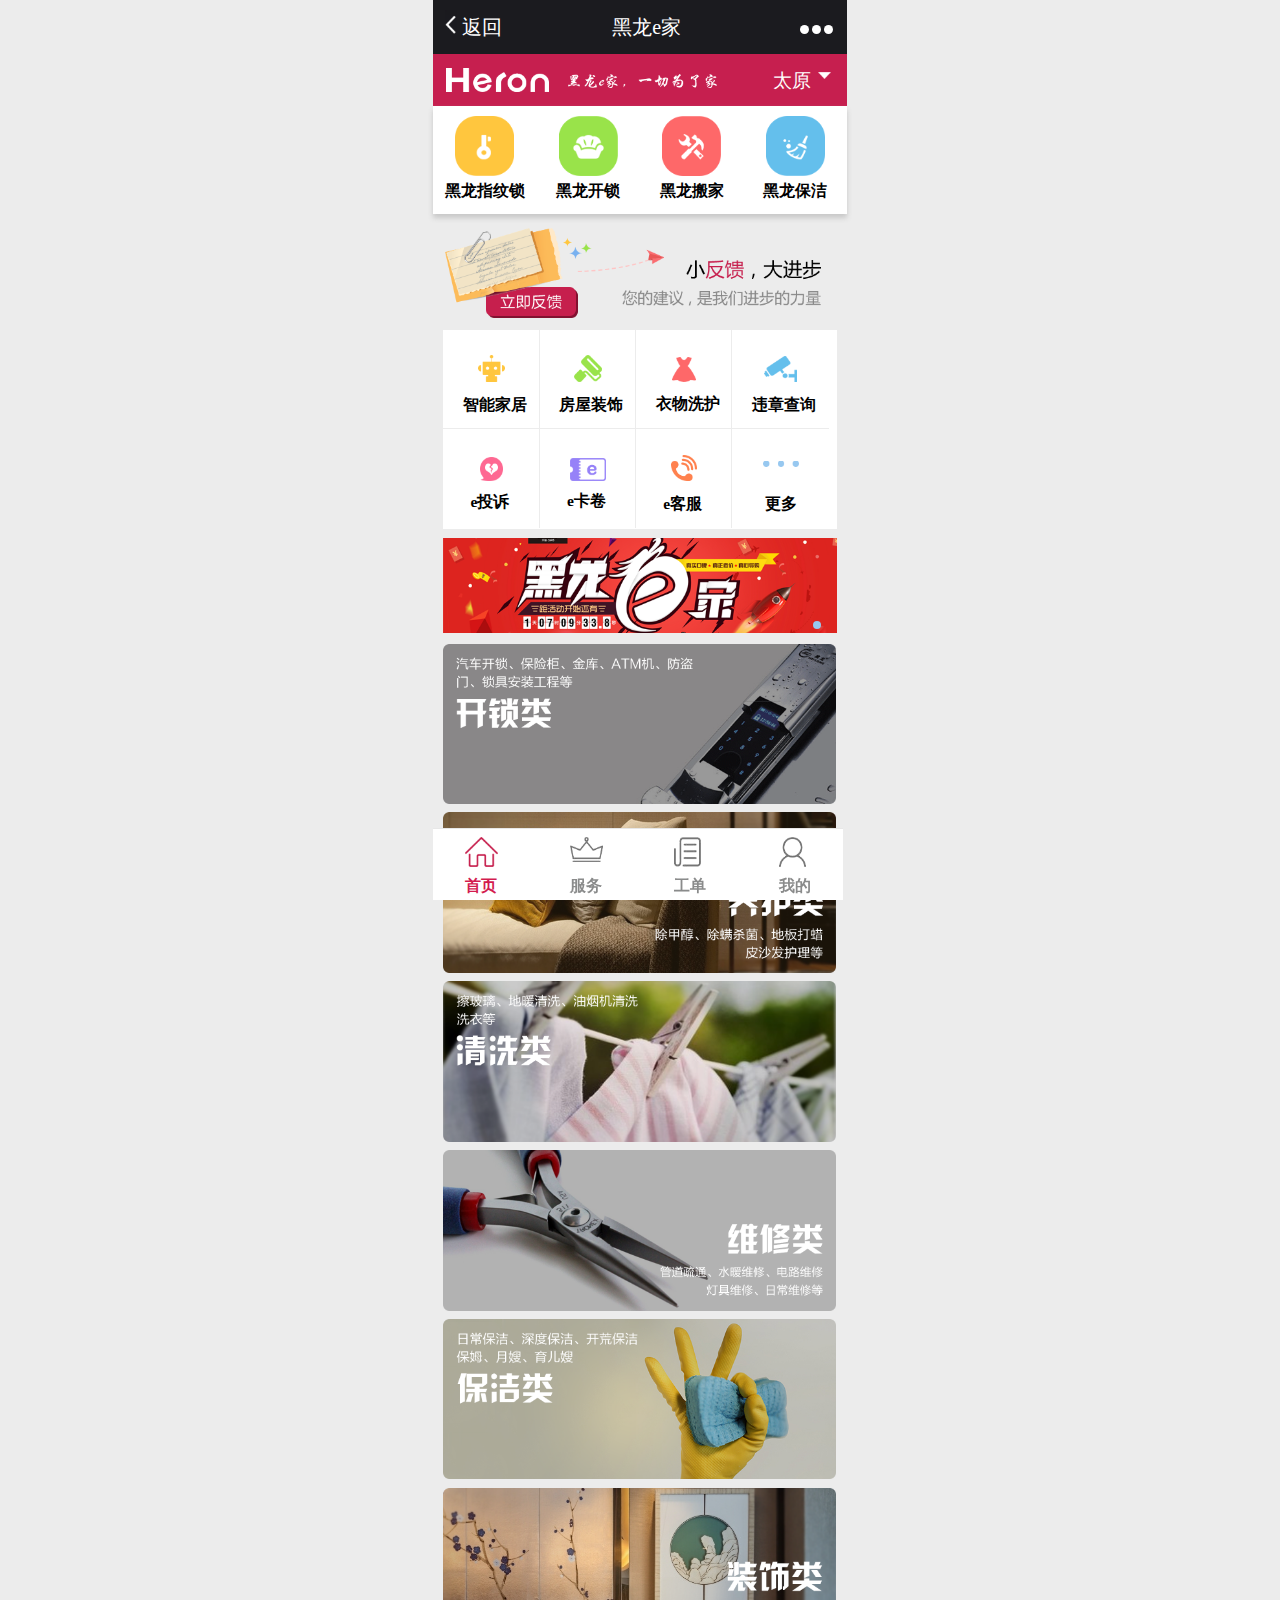
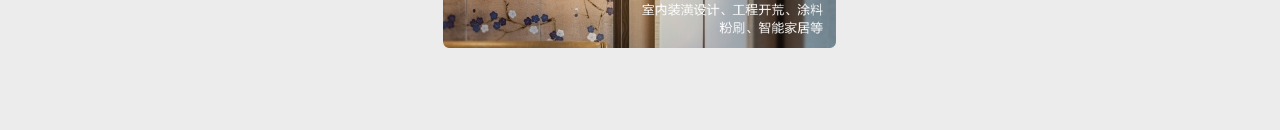
<file: index.html>
<!DOCTYPE html>
<html lang="en">
<head>
	<meta charset="UTF-8">
	<title>黑龙e家首页</title>
	<meta name="viewport" content="width=device-width">
	<link rel="stylesheet" href="css/reset.css">
	<link rel="stylesheet" href="css/default.css">
	<link rel="stylesheet" href="css/index.css">
	 <link rel="stylesheet" href="css/swiper.min.css">
	<script src="js/base.js"></script>
	<script src="js/jquery-1.7.1.js"></script>
	<script src="js/swiper.min.js"></script>
	<script src="js/index.js"></script>
<style>

		.swiper-container {
			width: 100%;
			height: 100%;
			margin: 0 auto;
			overflow: hidden;
			margin-right:0.16rem;
		}
		.ba{
			padding: 0.13rem 0.16rem;
		}
		.ba a{
			width:100%;
		}
		.ba a img{
			width:6.08rem!important;
		}
		.swiper-slide {
			display: -webkit-box;
			display: -ms-flexbox;
			display: -webkit-flex;
			display: flex;
			-webkit-box-pack: center;
			-ms-flex-pack: center;
			-webkit-justify-content: center;
			justify-content: center;
			-webkit-box-align: center;
			-ms-flex-align: center;
			-webkit-align-items: center;
			align-items: center;
		}
		.swiper-container-horizontal>.swiper-pagination-bullets, .swiper-pagination-custom, .swiper-pagination-fraction {
    bottom: 0.2rem! important;
    left: 0;
    width: 6.08rem! important;
}
	</style>
</head>
<body style="background:#ECECEC;">
	<!-- header -->
	<header>
		<ul>
			<li><a href=""><span class="lJT">
				<img src="images/2016-06-21_163056.png" alt="">
			</span><span>返回</span></a></li>
			<li><a href="">黑龙e家</a></li>
			<li>
				<div class="cir">
					<div></div>
					<div></div>
					<div></div>
				</div>
			</li>
		</ul>
	</header>
<!-- header end-->
<!-- small banner -->
<div class="small_banner">
	<div class="small_banner_left">
		<img src="images/heron.png">
	</div>
	<div class="small_banner_mid">
		<img src="images/yqwlj.png">
	</div>
	<div class="small_banner_right">
		<div class="small_banner_right_font">太原</div>
		<div class="small_banner_right_img"><img src="images/xjt.png"></div>
	</div>
	<div style="clear:both;"></div>
</div>
<!-- small banner end-->
<!-- section1 -->
<div class="section1">
	<ul class="section1_box">
		<li class="section1_items">
		<a href="hlzws.html">
			<div class="section1_items_img">
				<img src="images/hlks.png">
			</div>
			<span class="section1_items_font">黑龙指纹锁</span></a>
		</li>
		<li class="section1_items">
		<a href="javascript:;">
			<div class="section1_items_img">
				<img src="images/hlaj.png">
			</div>
			<span class="section1_items_font">黑龙开锁</span></a>
		</li>
		<li class="section1_items">
		<a href="javascript:;">
			<div class="section1_items_img">
				<img src="images/hlwx.png">
			</div>
			<span class="section1_items_font">黑龙搬家</span></a>
		</li>
		<li class="section1_items">
		<a href="javascript:;">
			<div class="section1_items_img">
				<img src="images/hlbjie.png">
			</div>
			<span class="section1_items_font">黑龙保洁</span></a>
		</li>
		<div style="clear:both;"></div>
	</ul>
</div>
<!-- section1 end-->
<!-- section2 -->
<div class="section2">
	<div class="section2_left">
		<a href="javascript:;"><img src="images/ljfkbookjt.png"></a>
	</div>
	<div class="section2_right">
		<img src="images/xfkdjb.png">
	</div>
</div>
<!-- section2 end-->
<!-- section3 -->
<div class="section3">
	<ul class="section3_ul">
		<li class="section3_ul_items">
		<a href="javascript:;">
			<div class="section3_ul_items_img">
				<img src="images/log1.png">
			</div>
			<span class="section3_ul_items_font">智能家居</span>
			</a>
		</li>
		<li class="section3_ul_items">
		<a href="javascript:;">
			<div class="section3_ul_items_img">
				<img src="images/log2.png">
			</div>
			<span class="section3_ul_items_font">房屋装饰</span></a>
		</li>
		<li class="section3_ul_items">
		<a href="javascript:;">
			<div class="section3_ul_items_img">
				<img src="images/log3.png">
			</div>
			<span class="section3_ul_items_font">衣物洗护</span></a>
		</li>
		<li class="section3_ul_items">
		<a href="javascript:;">
			<div class="section3_ul_items_img">
				<img src="images/log4.png">
			</div>
			<span class="section3_ul_items_font">违章查询</span></a>
		</li>
		<li class="section3_ul_items">
		<a href="javascript:;">
			<div class="section3_ul_items_img">
				<img src="images/log5.png">
			</div>
			<span class="section3_ul_items_font">e投诉</span></a>
		</li>
		<li class="section3_ul_items">
		<a href="javascript:;">
			<div class="section3_ul_items_img">
				<img src="images/log6.png">
			</div>
			<span class="section3_ul_items_font">e卡卷</span></a>
		</li>
		<li class="section3_ul_items">
		<a href="javascript:;">
			<div class="section3_ul_items_img">
				<img src="images/log7.png">
			</div>
			<span class="section3_ul_items_font">e客服</span></a>
		</li>
		<li class="section3_ul_items">
		<a href="javascript:;">
			<div class="section3_ul_items_img">
				<img src="images/log8.png">
			</div>
			<span class="section3_ul_items_font">更多</span></a>
		</li>
	</ul>
</div>
<!-- section3 end-->
<!-- section4 -->
<!-- banner	 -->
<div class="swiper-container ba">
	<div class="swiper-wrapper swipe-ul">
		<div class="swiper-slide">
			<a href="javascript:;">
				<img src="./images/sec4-ban1.png">
			</a>
		</div>
	</div>
	<!-- Add Pagination -->
	<div class="swiper-pagination"></div>

</div>
<!-- section4 end-->
<!-- section5 -->
<div class="section5">
<div class="section5-ban">
	<a href="javascript:;">
		<img src="./images/sec5-ban1.png">
	</a>
</div>
<div class="section5-ban">
	<a href="javascript:;">
		<img src="./images/sec5-ban2.png">
	</a>
</div>	
<div class="section5-ban">
	<a href="javascript:;">
		<img src="./images/sec5-ban3.png">
	</a>
</div>	
<div class="section5-ban">
	<a href="javascript:;">
		<img src="./images/sec5-ban4.png">
	</a>
</div>	
<div class="section5-ban">
	<a href="javascript:;">
		<img src="./images/sec5-ban5.png">
	</a>
</div>	
<div class="section5-ban">
	<a href="javascript:;">
		<img src="./images/sec5-ban6.png">
	</a>
</div>	
</div>
<!-- section5 end-->
<!--footer-->
	<footer>
		<ul>
			<li>
				<a href="javascript:;">
					<img src="images/f_home1.png" alt="" class="ig1">
					<img src="images/f_home.png" alt="" class="ig2">
					<div class="d3">首页</div>
				</a>
			</li>
			<li>
				<a href="javascript:;">
					<img src="images/f_221.png" alt="" class="ig1">
					<img src="images/f_22.png" alt="" class="ig2">
					<div class="d3">服务</div>
				</a>
			</li>
			<li>
				<a href="javascript:;">
					<img src="images/f_331.png" alt="" class="ig1">
					<img src="images/f_33.png" alt="" class="ig2">
					<div class="d3">工单</div>
				</a>
			</li>
			<li>
				<a href="javascript:;">
					<img src="images/f_441.png" alt="" class="ig1">
					<img src="images/f_44.png" alt="" class="ig2">
					<div class="d3">我的</div>
				</a>
			</li>
		</ul>
	</footer>
<!--footer end-->
<!-- Initialize Swiper -->
<script>
	var swiper = new Swiper('.swiper-container', {
		pagination: '.swiper-pagination',
		nextButton: '.swiper-button-next',
		prevButton: '.swiper-button-prev',
		paginationClickable: true,
		// spaceBetween: 30,
		centeredSlides: true,
		autoplay: 2500,
		autoplayDisableOnInteraction: false
	});
</script>
<script>
	var ls1=$("footer ul li:nth-child(1)");
	ls1.addClass("dd");
</script>
</body>
</html>
</file>
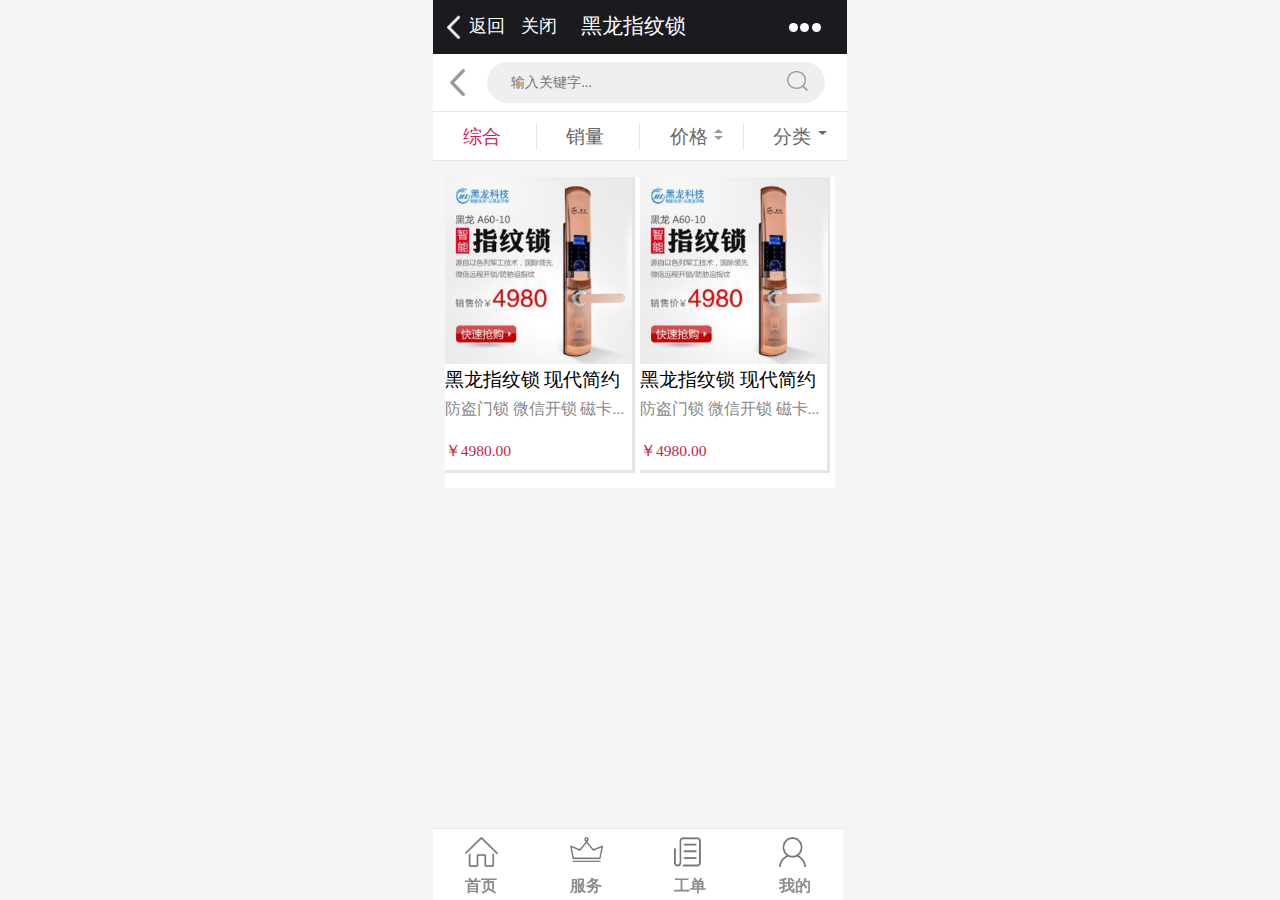
<file: hlzws.html>
<!DOCTYPE html>
<html lang="en">
<head>
	<meta charset="UTF-8">
	<title>黑龙指纹锁</title>
	<meta name="viewport" content="width=device-width">
	<link rel="stylesheet" href="css/reset.css">
	<link rel="stylesheet" href="css/default.css">
	<link rel="stylesheet" href="css/index.css">
	<link rel="stylesheet" href="css/hlzws.css">
	<script src="js/base.js"></script>
	<script src="js/jquery-1.7.1.js"></script>
	<script src="js/index.js"></script>
<style>
	
</style>
</head>
<body style="background:#F5F5F5;">
 <!-- header -->
<div class="hlzws_header">
	<div class="hlzws_header_left">
		<div class="hlzws_header_left_img">
			<a href="javascript:;"><img src="images/hlzws_jt.png"></a>
		</div>
		<div class="hlzws_header_left_font">
			<span class="hlzws_fh">返回</span>
		<span class="hlzws_gb">关闭</span>
		</div>
	</div>	
	<div class="hlzws_header_mid">
		<a href="javascript:;">黑龙指纹锁</a>
	</div>	
	<div class="hlzws_header_right">
		<div class="cir">
					<div></div>
					<div></div>
					<div></div>
		</div>
	</div>	
</div>
<!-- header end-->
<!-- hlzws_section1 -->
<div class="hlzws_section1">
	<div class="hlzws_section1_left">
		<a href="javascript:;"><img src="images/hlzws_s1.png"></a>
	</div>
	<div class="hlzws_section1_right">
		 <input type="text" placeholder="输入关键字..." class="serch_input">
		 <div class="hlzws_section1_right_img">
		 	<a href="javascript:;"><img src="images/hlzws_serch.png"></a>
		 </div>
	</div>
</div>
<!-- hlzws_section1 end-->
<!-- hlzws_section2 -->
<div class="hlzws_section2">
	<ul class="hlzws_section2_ul">
		<li class="hlzws_section2_li">
			<div class="hlzws_section2_li_font se2">综合</div>
		</li>
		<li class="hlzws_section2_li">
			<div class="hlzws_section2_li_font se2">销量</div>
		</li>
		<li class="hlzws_section2_li">
			<div class="hlzws_section2_li_font se2">价格</div>
			<div class="hlzws_section2_li_img">
				<div class="hlzws_section2_li_simg">
				<a href="javascript:;"><img src="images/hlzws_sjt.png"></a>
				</div>
			<div class="hlzws_section2_li_ximg"><a href="javascript:;"><img src="images/hlzws_xjt.png"></a></div>
			</div>			
		</li>
		<li class="hlzws_section2_li">
		<div class="select">
			<div class="hlzws_section2_li_font se2">分类</div>
			<div class="hlzws_section2_li_fl"><img src="images/hlzws_fl.png"></div>
			<ul class="s_ul">
                <li data-value="全部" class="selected">全部</li>
              <!--   <li data-value="现代指纹锁">现代指纹锁</li>
                <li data-value="欧式指纹锁">欧式指纹锁</li>
                <li data-value="指纹锁配件">指纹锁配件</li> -->
            </ul>
            </div>
		</li>
		<div style="clear:both;"></div>
	</ul>
</div>
<!-- hlzws_section2 end-->
<div class="content">
<!-- hlzws_section3_kongbai -->
<div class="hlzws_section3_kongbai"></div>
<!-- hlzws_section3_kongbai -->
<!-- hlzws_section3 -->
<div class="hlzws_section3">
	<div class="hlzws_section3_item">
		<div class="hlzws_section3_item_img">
			<a href="hlzws_sp.html"><img src="images/hlzws_tp.png"></a>
		</div>
		<div class="hlzws_section3_item_font1">黑龙指纹锁 现代简约</div>
		<div class="hlzws_section3_item_font2">防盗门锁 微信开锁 磁卡...</div>
		<div class="hlzws_section3_item_font3">￥4980.00</div>
	</div>
	<div class="hlzws_section3_item">
		<div class="hlzws_section3_item_img">
			<a href="hlzws_sp.html"><img src="images/hlzws_tp.png"></a>
		</div>
		<div class="hlzws_section3_item_font1">黑龙指纹锁 现代简约</div>
		<div class="hlzws_section3_item_font2">防盗门锁 微信开锁 磁卡...</div>
		<div class="hlzws_section3_item_font3">￥4980.00</div>
	</div>
</div>
<!-- hlzws_section3 end-->
</div>
<!--footer-->
	<footer>
		<ul>
			<li>
				<a href="index.html">
					<img src="images/f_home1.png" alt="" class="ig1">
					<img src="images/f_home.png" alt="" class="ig2">
					<div class="d3">首页</div>
				</a>
			</li>
			<li>
				<a href="javascript:;">
					<img src="images/f_221.png" alt="" class="ig1">
					<img src="images/f_22.png" alt="" class="ig2">
					<div class="d3">服务</div>
				</a>
			</li>
			<li>
				<a href="javascript:;">
					<img src="images/f_331.png" alt="" class="ig1">
					<img src="images/f_33.png" alt="" class="ig2">
					<div class="d3">工单</div>
				</a>
			</li>
			<li>
				<a href="javascript:;">
					<img src="images/f_441.png" alt="" class="ig1">
					<img src="images/f_44.png" alt="" class="ig2">
					<div class="d3">我的</div>
				</a>
			</li>
		</ul>
	</footer>
<!--footer end-->
<script>
	var bb=$(".hlzws_section2 ul li");
	var bb1=$(".hlzws_section2 ul li:nth-child(1)");
	bb1.addClass("d2");
	bb.each(function(i){
            bb.eq(i).click(function(){
                bb.removeClass("d2").eq(i).addClass("d2");
            })
        })
</script>
<script type="text/javascript">
$(function(){
	$('.hlzws_section2 ul li:nth-child(4)').on('click',function(){
		$('.hlzws_section2 ul li:nth-child(4)').toggleClass('open');
		});
	$('.hlzws_section2 ul li.hlzws_section2_li:nth-child(4) ul li').on('click',function(){
		var _this = $(this);
		$('.hlzws_section2 ul li:nth-child(4) .hlzws_section2_li_font').text(_this.attr('data-value'));
		_this.addClass('selected').siblings().removeClass('selected');
		$('.select').removeClass('open');
		});
	$(".content").on('click',function(){
		$('.hlzws_section2 ul li:nth-child(4)').removeClass('open');
	})
	$(window).load(function() {

	});
});
</script>
</body>
</html>
</file>
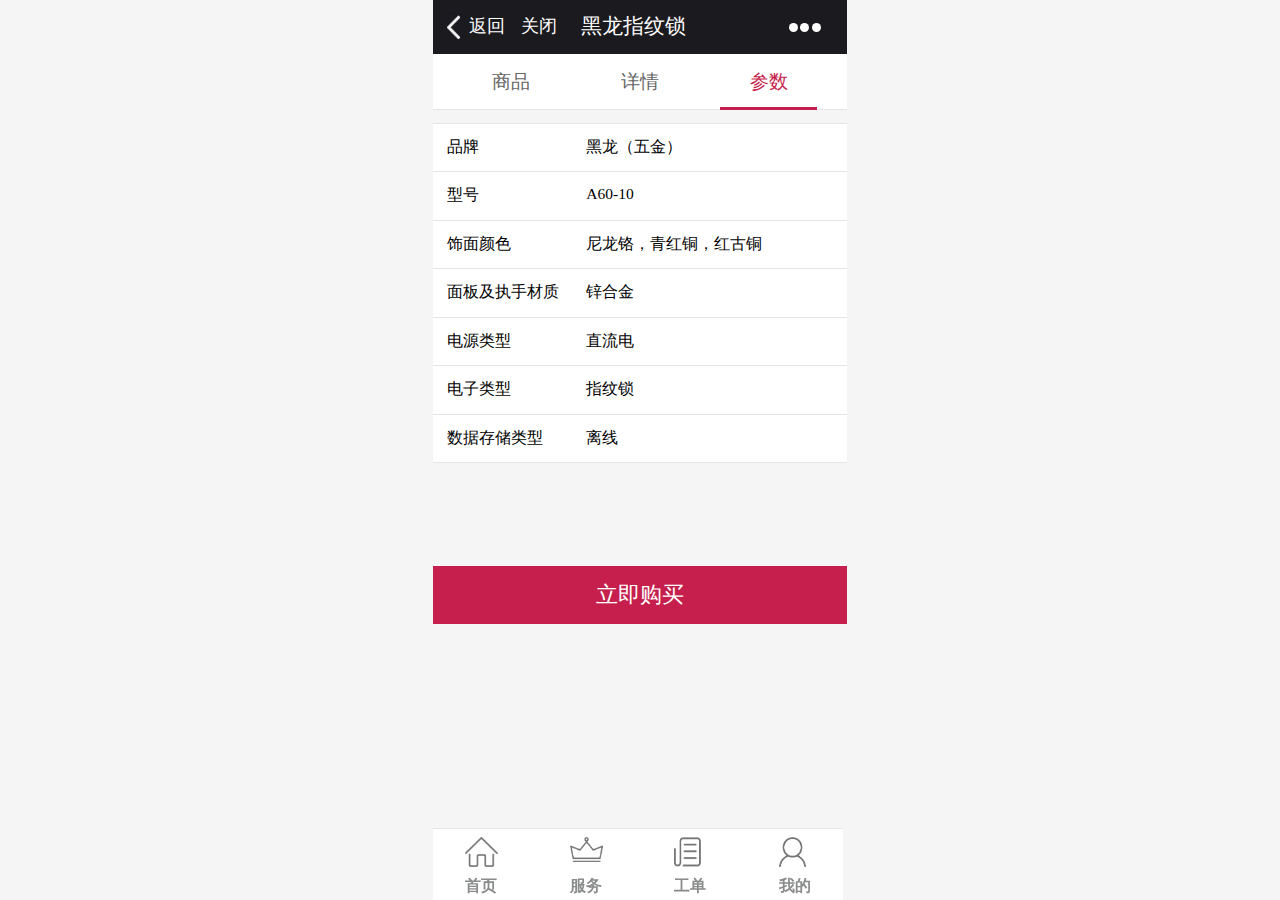
<file: hlzws_cs.html>
<!DOCTYPE html>
<html lang="en">
<head>
	<meta charset="UTF-8">
	<title>黑龙指纹锁</title>
	<meta name="viewport" content="width=device-width">
	<link rel="stylesheet" href="css/reset.css">
	<link rel="stylesheet" href="css/default.css">
	<link rel="stylesheet" href="css/index.css">
	<link rel="stylesheet" href="css/hlzws.css">
	 <link rel="stylesheet" href="css/swiper.min.css">
	<script src="js/base.js"></script>
	<script src="js/jquery-1.7.1.js"></script>
	<script src="js/swiper.min.js"></script>
	<script src="js/index.js"></script>
<style>
.hlzws_xq_section1 .hlzws_xq_section1_item:nth-child(1){border-bottom:0;color:#666;}
.hlzws_xq_section1 .hlzws_xq_section1_item:nth-child(1) a{color:#666;}
.hlzws_xq_section1 .hlzws_xq_section1_item:nth-child(3){border-bottom:3px solid #c61f4d;color:#c61f4d;}
.hlzws_xq_section1 .hlzws_xq_section1_item:nth-child(3) a{color:#c61f4d;}
</style>
</head>
<body style="background:#F5F5F5;">
 <!-- header -->
<div class="hlzws_header">
	<div class="hlzws_header_left">
		<div class="hlzws_header_left_img">
			<a href="javascript:;"><img src="images/hlzws_jt.png"></a>
		</div>
		<div class="hlzws_header_left_font">
			<span class="hlzws_fh">返回</span>
		<span class="hlzws_gb">关闭</span>
		</div>
	</div>	
	<div class="hlzws_header_mid">
		<a href="javascript:;">黑龙指纹锁</a>
	</div>	
	<div class="hlzws_header_right">
		<div class="cir">
					<div></div>
					<div></div>
					<div></div>
		</div>
	</div>	
</div>
<!-- header end-->
<!-- hlzws_xq_section1 -->
<div class="hlzws_xq_section1">
	<div class="hlzws_xq_section1_item">
		<a href="hlzws_sp.html">商品</a>
	</div>
	<div class="hlzws_xq_section1_item">
		<a href="hlzws_xq.html">详情</a>
	</div>
	<div class="hlzws_xq_section1_item">
		<a href="javascript:;">参数</a>
	</div>
	<div style="clear:both;"></div>
</div>
<!-- hlzws_xq_section1 end-->
<!-- hlzws_spcs_section1 -->
<div class="hlzws_spcs_section1">
	<div class="hlzws_spcs_section1_item">
		<div class="hlzws_spcs_section1_item_left">品牌</div>
		<div class="hlzws_spcs_section1_item_right">黑龙（五金）</div>
	</div>
	<div class="hlzws_spcs_section1_item">
		<div class="hlzws_spcs_section1_item_left">型号</div>
		<div class="hlzws_spcs_section1_item_right">A60-10</div>
	</div>
	<div class="hlzws_spcs_section1_item">
		<div class="hlzws_spcs_section1_item_left">饰面颜色</div>
		<div class="hlzws_spcs_section1_item_right">尼龙铬，青红铜，红古铜</div>
	</div>
	<div class="hlzws_spcs_section1_item">
		<div class="hlzws_spcs_section1_item_left">面板及执手材质</div>
		<div class="hlzws_spcs_section1_item_right">锌合金</div>
	</div>
	<div class="hlzws_spcs_section1_item">
		<div class="hlzws_spcs_section1_item_left">电源类型</div>
		<div class="hlzws_spcs_section1_item_right">直流电</div>
	</div>
	<div class="hlzws_spcs_section1_item">
		<div class="hlzws_spcs_section1_item_left">电子类型</div>
		<div class="hlzws_spcs_section1_item_right">指纹锁</div>
	</div>
	<div class="hlzws_spcs_section1_item">
		<div class="hlzws_spcs_section1_item_left">数据存储类型</div>
		<div class="hlzws_spcs_section1_item_right">离线</div>
	</div>	
</div>
<!-- hlzws_spcs_section1 -->
<!-- hlzws_xq_section5 -->
<div class="hlzws_xq_section5">
	<input type="button"value="立即购买">
</div>
<!-- hlzws_xq_section5 end-->
<!--footer-->
	<footer>
		<ul>
			<li>
				<a href="javascript:;">
					<img src="images/f_home1.png" alt="" class="ig1">
					<img src="images/f_home.png" alt="" class="ig2">
					<div class="d3">首页</div>
				</a>
			</li>
			<li>
				<a href="javascript:;">
					<img src="images/f_221.png" alt="" class="ig1">
					<img src="images/f_22.png" alt="" class="ig2">
					<div class="d3">服务</div>
				</a>
			</li>
			<li>
				<a href="javascript:;">
					<img src="images/f_331.png" alt="" class="ig1">
					<img src="images/f_33.png" alt="" class="ig2">
					<div class="d3">工单</div>
				</a>
			</li>
			<li>
				<a href="javascript:;">
					<img src="images/f_441.png" alt="" class="ig1">
					<img src="images/f_44.png" alt="" class="ig2">
					<div class="d3">我的</div>
				</a>
			</li>
		</ul>
	</footer>
<!--footer end-->
<!-- Initialize Swiper -->
<script>
	var swiper = new Swiper('.swiper-container', {
		pagination: '.swiper-pagination',
		nextButton: '.swiper-button-next',
		prevButton: '.swiper-button-prev',
		paginationClickable: true,
		// spaceBetween: 30,
		centeredSlides: true,
		autoplay: 2500,
		autoplayDisableOnInteraction: false
	});
</script>
<script>
	var bb=$(".hlzws_section2 ul li");
	var bb1=$(".hlzws_section2 ul li:nth-child(1)");
	bb1.addClass("d2");
	bb.each(function(i){
            bb.eq(i).click(function(){
                bb.removeClass("d2").eq(i).addClass("d2");
            })
        })
</script>
</body>
</html>
</file>
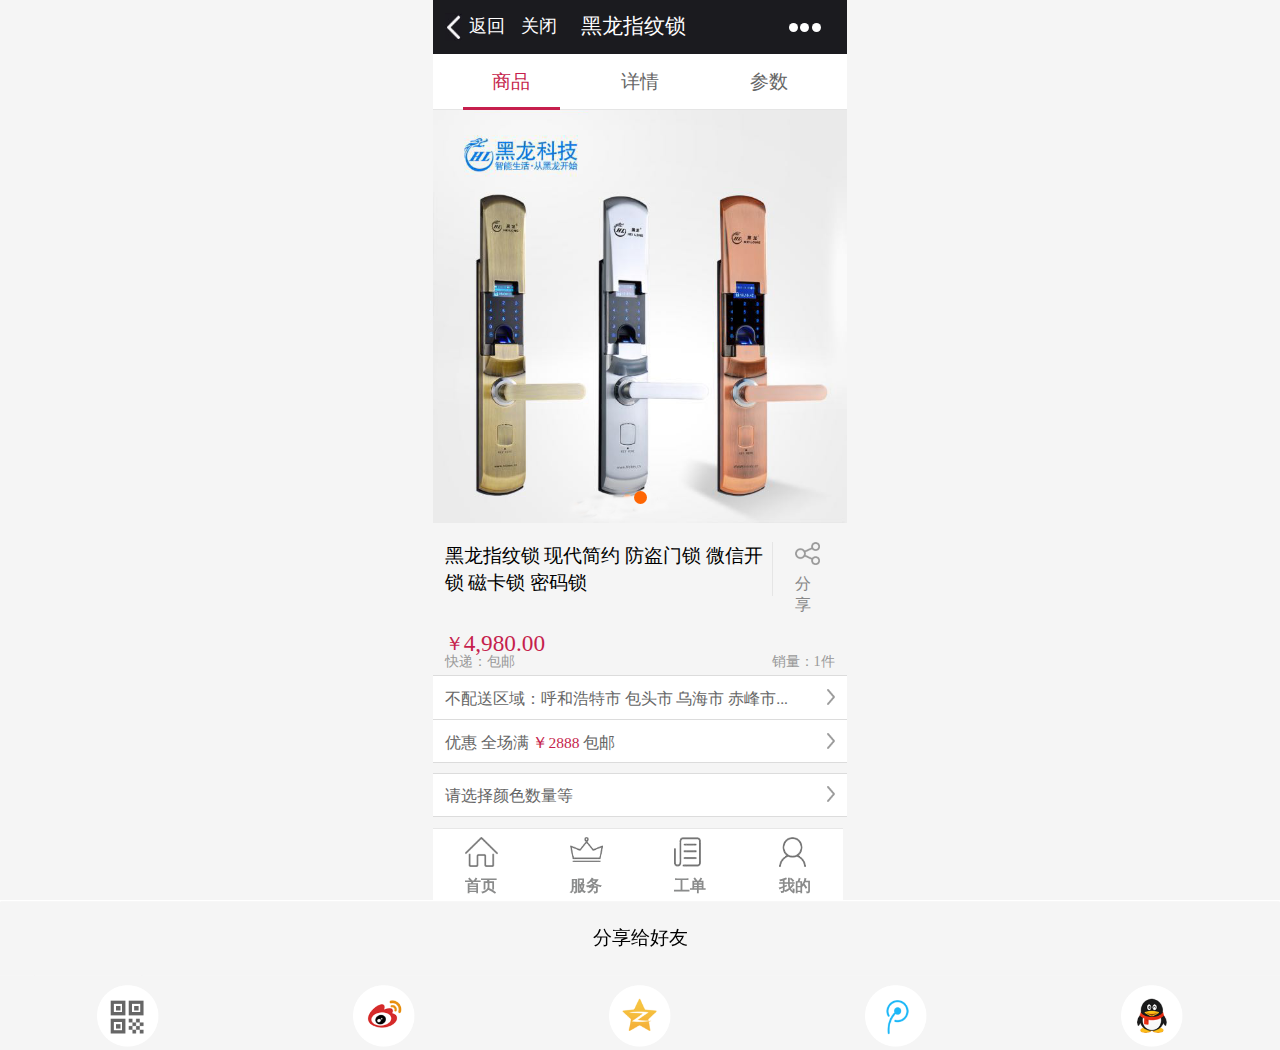
<file: hlzws_sp.html>
<!DOCTYPE html>
<html lang="en">
<head>
	<meta charset="UTF-8">
	<title>黑龙指纹锁</title>
	<meta name="viewport" content="width=device-width">
	<link rel="stylesheet" href="css/reset.css">
	<link rel="stylesheet" href="css/default.css">
	<link rel="stylesheet" href="css/index.css">
	<link rel="stylesheet" href="css/hlzws.css">
	<link rel="stylesheet" href="css/fenxiang.css">
	 <link rel="stylesheet" href="css/swiper.min.css">
	<script src="js/base.js"></script>
	<script src="js/jquery-1.7.1.js"></script>
	<script src="js/swiper.min.js"></script>
	<script src="js/index.js"></script>
	<script src="js/enjoy.js"></script>
<style>
		.swiper-container {
			width: 100%;
			height: 100%;
			margin: 0 auto;
			overflow: hidden;
			margin-right:0.16rem;
		}
		.ba a{
			width:100%;
		}
		.ba a img{
			width:6.4rem!important;
		}
		.swiper-slide {
			display: -webkit-box;
			display: -ms-flexbox;
			display: -webkit-flex;
			display: flex;
			-webkit-box-pack: center;
			-ms-flex-pack: center;
			-webkit-justify-content: center;
			justify-content: center;
			-webkit-box-align: center;
			-ms-flex-align: center;
			-webkit-align-items: center;
			align-items: center;
		}
		.swiper-pagination{text-align:center! important;}
		.swiper-container-horizontal>.swiper-pagination-bullets, .swiper-pagination-custom, .swiper-pagination-fraction{bottom:0.3rem! important;left: 0;width: 6.4rem! important;}
	.swiper-pagination-bullet-active{background:#FE6604! important;}
	.swiper-pagination-bullet{width:13px! important;height:13px! important;}
	</style>
</head>
<body style="background:#F5F5F5;">
 <!-- header -->
<div class="hlzws_header">
	<div class="hlzws_header_left">
		<div class="hlzws_header_left_img">
			<a href="javascript:;"><img src="images/hlzws_jt.png"></a>
		</div>
		<div class="hlzws_header_left_font">
			<span class="hlzws_fh">返回</span>
		<span class="hlzws_gb">关闭</span>
		</div>
	</div>	
	<div class="hlzws_header_mid">
		<a href="javascript:;">黑龙指纹锁</a>
	</div>	
	<div class="hlzws_header_right">
		<div class="cir">
					<div></div>
					<div></div>
					<div></div>
		</div>
	</div>	
</div>
<!-- header end-->
<!-- hlzws_xq_section1 -->
<div class="hlzws_xq_section1">
	<div class="hlzws_xq_section1_item">
		<a href="javascript:;">商品</a>
	</div>
	<div class="hlzws_xq_section1_item">
		<a href="hlzws_xq.html">详情</a>
	</div>
	<div class="hlzws_xq_section1_item">
		<a href="hlzws_cs.html">参数</a>
	</div>
	<div style="clear:both;"></div>
</div>
<!-- hlzws_xq_section1 end-->
<!-- hlzws_xq_section2 -->
<!-- banner	 -->
<div class="swiper-container ba">
	<div class="swiper-wrapper swipe-ul">
		<div class="swiper-slide">
			<a href="javascript:;">
				<img src="./images/hwzws_xq_banner1.png">
			</a>
		</div>
	</div>
	<!-- Add Pagination -->
	<div class="swiper-pagination"></div>
</div>
<!-- hlzws_xq_section2 end-->
<!-- hlzws_xq_section3 -->
<div class="hlzws_xq_section3">
	<div class="hlzws_xq_section3_item1">
	<div class="hlzws_xq_section3_item1_left">
		<a href="javascript:;">黑龙指纹锁 现代简约 防盗门锁 微信开锁 磁卡锁 密码锁</a>
	</div>
	<div class="hlzws_xq_section3_item1_right">
		<div class="hlzws_xq_section3_item1_right_img">
			<a href="javascript:;" onClick="toshare()"><img src="./images/hlzws_fxlj.png"></a>
		</div>
		<div class="hlzws_xq_section3_item1_right_font">分享</div>
	</div>		
	</div>
	<div class="hlzws_xq_section3_item2">
		<div class="hlzws_xq_section3_item2_font1">￥</div>
		<div class="hlzws_xq_section3_item2_font2">4,980.00</div>
	</div>
	<div class="hlzws_xq_section3_item3">
		<div class="hlzws_xq_section3_item3_font1">快递：包邮</div>
		<div class="hlzws_xq_section3_item3_font2">销量：1件</div>
	</div>
</div>
<!-- hlzws_xq_section3 end-->
<!-- hlzws_xq_section4 -->
<div class="hlzws_xq_section4">
	<div class="hlzws_xq_section4_item">
		<div class="hlzws_xq_section4_item_left">不配送区域：呼和浩特市 包头市 乌海市 赤峰市...</div>
		<div class="hlzws_xq_section4_item_right" onClick="toclik()">
		<a href="javascript:;"><img src="./images/hlzws_xq_rjt.png"></a>
		</div>
	</div>
	<div class="hlzws_xq_section4_item">
		<div class="hlzws_xq_section4_item_left">优惠 全场满 </div>
		<div class="hlzws_xq_section4_item_mid">&nbsp;￥2888 </div>
		<div class="hlzws_xq_section4_item_right_fon">&nbsp;包邮</div>
		<div class="hlzws_xq_section4_item_right" onClick="toclik1()">
		<a href="javascript:;"><img src="./images/hlzws_xq_rjt.png"></a>
		</div>
	</div>
	<!-- <div class="hlzws_xq_section4_item23"></div> -->
	<div class="hlzws_xq_section4_item">
		<div class="hlzws_xq_section4_item_left">请选择颜色数量等</div>
		<div class="hlzws_xq_section4_item_right">
		<a href="javascript:;"><img src="./images/hlzws_xq_rjt.png"></a>
		</div>
	</div>
</div>
<!-- hlzws_xq_section4 end-->
<!-- hlzws_xq_section5 -->
<div class="hlzws_xq_section5" >
<a href="tijiaodingdan.html"><input type="button"value="立即购买"></a>	
</div>
<!-- hlzws_xq_section5 end-->
<!--footer-->
	<footer>
		<ul>
			<li>
				<a href="javascript:;">
					<img src="images/f_home1.png" alt="" class="ig1">
					<img src="images/f_home.png" alt="" class="ig2">
					<div class="d3">首页</div>
				</a>
			</li>
			<li>
				<a href="javascript:;">
					<img src="images/f_221.png" alt="" class="ig1">
					<img src="images/f_22.png" alt="" class="ig2">
					<div class="d3">服务</div>
				</a>
			</li>
			<li>
				<a href="javascript:;">
					<img src="images/f_331.png" alt="" class="ig1">
					<img src="images/f_33.png" alt="" class="ig2">
					<div class="d3">工单</div>
				</a>
			</li>
			<li>
				<a href="javascript:;">
					<img src="images/f_441.png" alt="" class="ig1">
					<img src="images/f_44.png" alt="" class="ig2">
					<div class="d3">我的</div>
				</a>
			</li>
		</ul>
	</footer>
<!--footer end-->
<div class="am-share">
    <h2 class="am-share-title">分享给好友</h2>
    <ul class="am-share-sns">
        <li><a href="#"> <img src="images/erweima.png" alt=""> <span>二维码</span> </a> </li>
        <li><a href="#" onclick="jiathis_mh5.sendTo('tsina');"><img src="images/weibo.png" alt=""><span>新浪微博</span> </a> </li>
        <li><a href="#" onclick="jiathis_mh5.sendTo('qzone');"><img src="images/qqkj.png" alt=""> <span>QQ空间</span> </a> </li>
        <li><a href="#" onclick="jiathis_mh5.sendTo('tqq');"> <img src="images/txwb.png" alt=""><span>腾讯微博</span> </a> </li>
        <li><a href="#" onclick="jiathis_mh5.sendTo('cqq');"> <img src="images/qqhy.png" alt=""><span>QQ好友</span> </a> </li>
    </ul>
    <div class="am-share-footer"><button class="share_btn">取消</button></div>
</div>
<script type="text/javascript">
   function toshare(){$(".am-share").addClass("am-modal-active");if($(".sharebg").length>0){$(".sharebg").addClass("sharebg-active")}else{$("body").append('<div class="sharebg"></div>');$(".sharebg").addClass("sharebg-active")}$(".sharebg-active,.share_btn").click(function(){$(".am-share").removeClass("am-modal-active");setTimeout(function(){$(".sharebg-active").removeClass("sharebg-active");$(".sharebg").remove()},300)})};
</script>
<!-- slide -->
<!-- <div class="slide"> -->
<div class="slide_item">
	<p class="slide_item_p">不配送区域：呼和浩特市 包头市 乌海市 赤峰市 通辽市 鄂尔多斯市 呼伦贝尔市 巴彦淖尔市 乌兰擦布市 兴安盟 锡林郭勒盟 阿拉善盟 乌鲁木齐市 </p>
	<div class="slide_item_btn">确定</div>
</div>	
<div class="slide_item1">
	<div class="slide_item_top">促销活动</div>
	<div class="slide_item_mid">全场满&nbsp;<span class="slide_item_mid1">￥</span><span class="slide_item_mid2">2888</span>&nbsp;包邮</div>
	<div class="slide_item_btn1">确定</div>
</div>
<!-- </div> -->
<script type="text/javascript">
function toclik(){$(".slide_item").addClass("slide_item_active");if($(".sharebg").length>0){$(".sharebg").addClass("sharebg-active")}else{$("body").append('<div class="sharebg"></div>');$(".sharebg").addClass("sharebg-active")}$(".sharebg-active,.slide_item_btn").click(function(){$(".slide_item").removeClass("slide_item_active");setTimeout(function(){$(".sharebg-active").removeClass("sharebg-active");$(".sharebg").remove()},300)})};
</script>
<script>
    function toclik1(){
        $(".slide_item1").addClass("slide_item1_active");
        if($(".sharebg").length>0){
            $(".sharebg").addClass("sharebg-active");
        }else{
            $("body").append('<div class="sharebg"></div>');
            $(".sharebg").addClass("sharebg-active");
        }
        $(".sharebg-active,.slide_item_btn1").click(function(){
            $(".slide_item1").removeClass("slide_item1_active");
            setTimeout(function(){
                $(".sharebg-active").removeClass("sharebg-active");
                $(".sharebg").remove();
            },300);
        })
    }
</script>
<!-- slide end-->
<!-- Initialize Swiper -->
<script>
	var swiper = new Swiper('.swiper-container', {
		pagination: '.swiper-pagination',
		nextButton: '.swiper-button-next',
		prevButton: '.swiper-button-prev',
		paginationClickable: true,
		// spaceBetween: 30,
		centeredSlides: true,
		autoplay: 2500,
		autoplayDisableOnInteraction: false
	});
</script>
<script>
	var bb=$(".hlzws_section2 ul li");
	var bb1=$(".hlzws_section2 ul li:nth-child(1)");
	bb1.addClass("d2");
	bb.each(function(i){
            bb.eq(i).click(function(){
                bb.removeClass("d2").eq(i).addClass("d2");
            })
        })
</script>
</body>
</html>
</file>
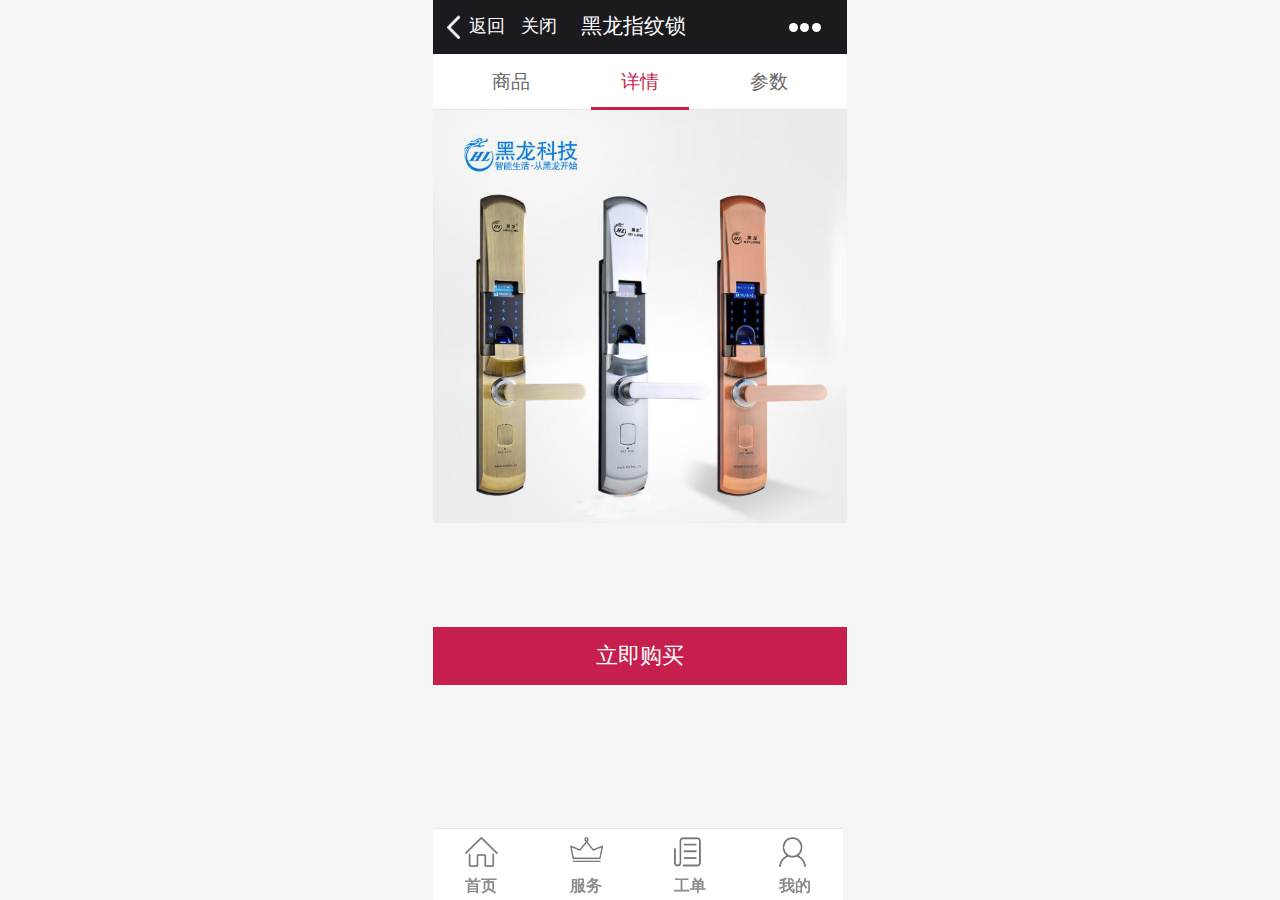
<file: hlzws_xq.html>
<!DOCTYPE html>
<html lang="en">
<head>
	<meta charset="UTF-8">
	<title>黑龙指纹锁</title>
	<meta name="viewport" content="width=device-width">
	<link rel="stylesheet" href="css/reset.css">
	<link rel="stylesheet" href="css/default.css">
	<link rel="stylesheet" href="css/index.css">
	<link rel="stylesheet" href="css/hlzws.css">
	 <link rel="stylesheet" href="css/swiper.min.css">
	<script src="js/base.js"></script>
	<script src="js/jquery-1.7.1.js"></script>
	<script src="js/swiper.min.js"></script>
	<script src="js/index.js"></script>
<style>
.hlzws_xq_section1 .hlzws_xq_section1_item:nth-child(1){border-bottom:0;color:#666;}
.hlzws_xq_section1 .hlzws_xq_section1_item:nth-child(1) a{color:#666;}
.hlzws_xq_section1 .hlzws_xq_section1_item:nth-child(2){border-bottom:3px solid #c61f4d;color:#c61f4d;}
.hlzws_xq_section1 .hlzws_xq_section1_item:nth-child(2) a{color:#c61f4d;}
</style>
</head>
<body style="background:#F5F5F5;">
 <!-- header -->
<div class="hlzws_header">
	<div class="hlzws_header_left">
		<div class="hlzws_header_left_img">
			<a href="javascript:;"><img src="images/hlzws_jt.png"></a>
		</div>
		<div class="hlzws_header_left_font">
			<span class="hlzws_fh">返回</span>
		<span class="hlzws_gb">关闭</span>
		</div>
	</div>	
	<div class="hlzws_header_mid">
		<a href="javascript:;">黑龙指纹锁</a>
	</div>	
	<div class="hlzws_header_right">
		<div class="cir">
					<div></div>
					<div></div>
					<div></div>
		</div>
	</div>	
</div>
<!-- header end-->
<!-- hlzws_xq_section1 -->
<div class="hlzws_xq_section1">
	<div class="hlzws_xq_section1_item">
		<a href="hlzws_sp.html">商品</a>
	</div>
	<div class="hlzws_xq_section1_item">
		<a href="javascript:;">详情</a>
	</div>
	<div class="hlzws_xq_section1_item">
		<a href="hlzws_cs.html">参数</a>
	</div>
	<div style="clear:both;"></div>
</div>
<!-- hlzws_xq_section1 end-->
<!-- hlzws_spxq_section1 -->
<div class="hlzws_spxq_section1">
	<a href="javascript:;"><img src="./images/hwzws_xq_banner1.png"></a>
</div>
<!-- hlzws_spxq_section1 -->
<!-- hlzws_xq_section5 -->
<div class="hlzws_xq_section5">
	<input type="button"value="立即购买">
</div>
<!-- hlzws_xq_section5 end-->
<!--footer-->
	<footer>
		<ul>
			<li>
				<a href="javascript:;">
					<img src="images/f_home1.png" alt="" class="ig1">
					<img src="images/f_home.png" alt="" class="ig2">
					<div class="d3">首页</div>
				</a>
			</li>
			<li>
				<a href="javascript:;">
					<img src="images/f_221.png" alt="" class="ig1">
					<img src="images/f_22.png" alt="" class="ig2">
					<div class="d3">服务</div>
				</a>
			</li>
			<li>
				<a href="javascript:;">
					<img src="images/f_331.png" alt="" class="ig1">
					<img src="images/f_33.png" alt="" class="ig2">
					<div class="d3">工单</div>
				</a>
			</li>
			<li>
				<a href="javascript:;">
					<img src="images/f_441.png" alt="" class="ig1">
					<img src="images/f_44.png" alt="" class="ig2">
					<div class="d3">我的</div>
				</a>
			</li>
		</ul>
	</footer>
<!--footer end-->
<!-- Initialize Swiper -->
<script>
	var swiper = new Swiper('.swiper-container', {
		pagination: '.swiper-pagination',
		nextButton: '.swiper-button-next',
		prevButton: '.swiper-button-prev',
		paginationClickable: true,
		// spaceBetween: 30,
		centeredSlides: true,
		autoplay: 2500,
		autoplayDisableOnInteraction: false
	});
</script>
<script>
	var bb=$(".hlzws_section2 ul li");
	var bb1=$(".hlzws_section2 ul li:nth-child(1)");
	bb1.addClass("d2");
	bb.each(function(i){
            bb.eq(i).click(function(){
                bb.removeClass("d2").eq(i).addClass("d2");
            })
        })
</script>
</body>
</html>
</file>
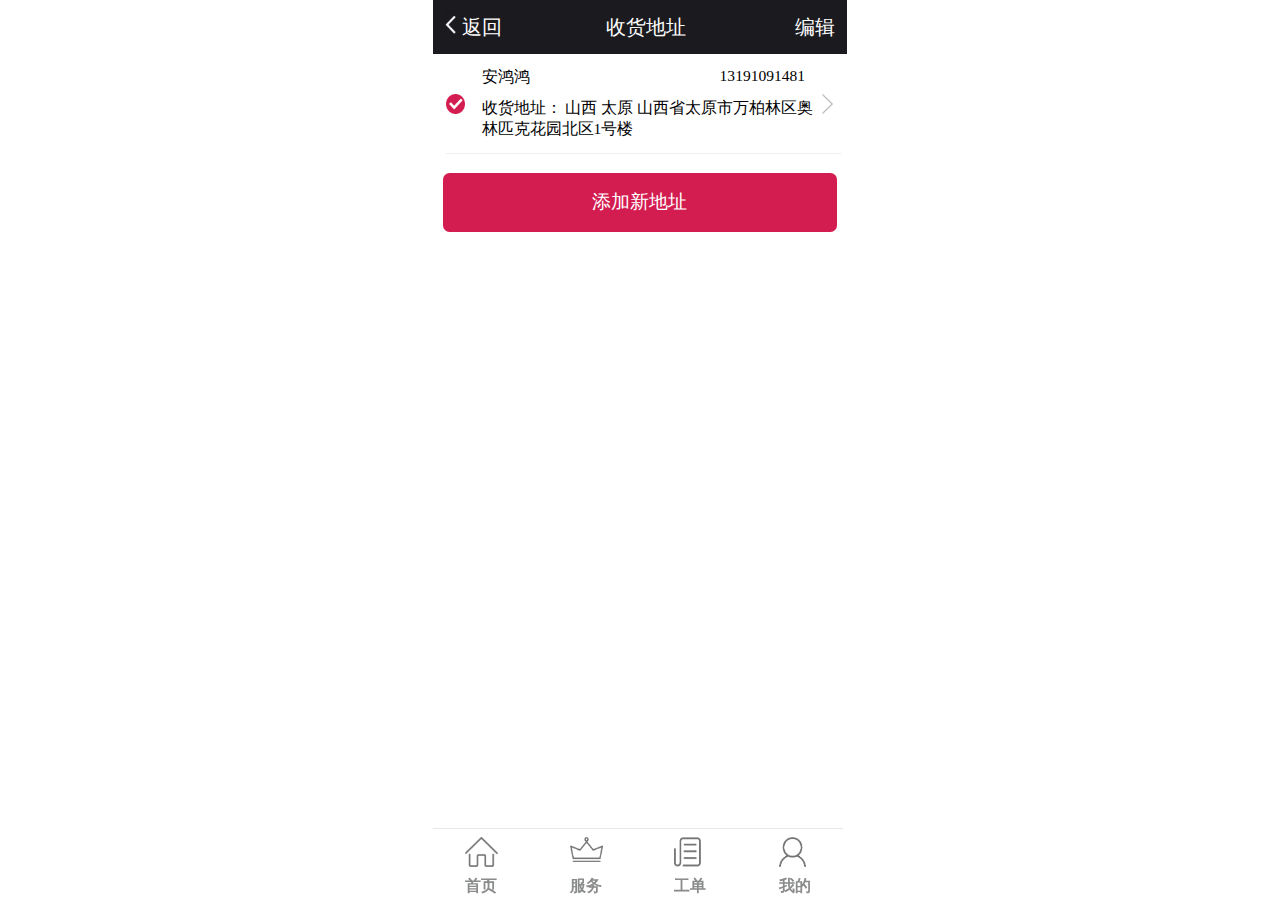
<file: shdz.html>
<!DOCTYPE html>
<html lang="en">
<head>
    <meta charset="UTF-8">
    <title>收货地址</title>
    <meta name="viewport" content="width=device-width">
    <link rel="stylesheet" href="css/reset.css">
    <link rel="stylesheet" href="css/default.css">
    <link rel="stylesheet" href="css/index.css">
    <link rel="stylesheet" href="css/hlzws.css">
    <script src="js/base.js"></script>
    <script src="js/jquery-1.7.1.js"></script>
    <script src="js/index.js"></script>
</head>
<body>
<style>
header ul li{position:relative;}
header ul li:nth-child(3){text-align:right;color:#fff;}
header ul li:nth-child(2){padding-left:1.1rem;}
</style>
<!-- header -->
<header>
    <ul>
        <li><a href="javascript:;"><span class="lJT">
				<img src="images/2016-06-21_163056.png" alt="">
			</span><span>返回</span></a></li>
        <li><a href="javascript:;">收货地址</a></li>
        <li>
            <a href="javascript:;">编辑</a>
        </li>
    </ul>
</header>
<!-- header end-->
<!--content-->
<ul class="address-item">
<li class="shrdz_content">
    <div class="shrdz_limg">
        <img src="images/dd_cir2.png" alt="">
    </div>
    <div class="shrdz_middle">
        <p class="name_number">
            <span class="shrdz_shrxm">安鸿鸿</span>
            <span class="shrdz_shrdh">13191091481</span>
        </p>
        <p class="shrdz_address">
            <span class="shrdz_addTilt">收货地址：</span>
            <span class="shrdz_addProTit">山西</span>
            <span class="shrdz_addShiTit">太原</span>
            <span class="shrdz_addDes">山西省太原市万柏林区奥林匹克花园北区1号楼</span>
        </p>
    </div>
    <div class="shrdz_right">
        <a href="javascript:;">
            <img src="images/qxgz.png" alt="" class="shdz_delete">
        </a>
        <a href="dizhi.html"><img src="images/arr-r.png" class="shdz_rjt"></a>

    </div>

</li>
</ul>
<div class="xgmm_qr">
    <a href="dizhi.html">添加新地址</a>
</div>

<!--content end-->
<!--footer-->
    <footer>
        <ul>
            <li>
                <a href="javascript:;">
                    <img src="images/f_home1.png" alt="" class="ig1">
                    <img src="images/f_home.png" alt="" class="ig2">
                    <div class="d3">首页</div>
                </a>
            </li>
            <li>
                <a href="javascript:;">
                    <img src="images/f_221.png" alt="" class="ig1">
                    <img src="images/f_22.png" alt="" class="ig2">
                    <div class="d3">服务</div>
                </a>
            </li>
            <li>
                <a href="javascript:;">
                    <img src="images/f_331.png" alt="" class="ig1">
                    <img src="images/f_33.png" alt="" class="ig2">
                    <div class="d3">工单</div>
                </a>
            </li>
            <li>
                <a href="javascript:;">
                    <img src="images/f_441.png" alt="" class="ig1">
                    <img src="images/f_44.png" alt="" class="ig2">
                    <div class="d3">我的</div>
                </a>
            </li>
        </ul>
    </footer>
<!--footer end-->
<script>
    var lis3=$("header ul li:nth-child(3)");
    var qxgzImg=$(".shdz_delete");
    var rjtImg=$(".shdz_rjt");
    var addAdd=$(".xgmm_qr");
    qxgzImg.css({"display":"none"});
//    console.log(lis3);
    var flag=true;
    lis3.click(function(){
        if(flag==true){
            lis3.text("完成");
            qxgzImg.css({"display":"block"});
            rjtImg.css({"display":"none"});
            addAdd.css({"display":"none"});
            flag=false;
        }else{
            lis3.text("编辑");
            qxgzImg.css({"display":"none"});
            rjtImg.css({"display":"block"});
            addAdd.css({"display":"block"});
            flag=true;
        }
    })
</script>
</body>
</html>
</file>
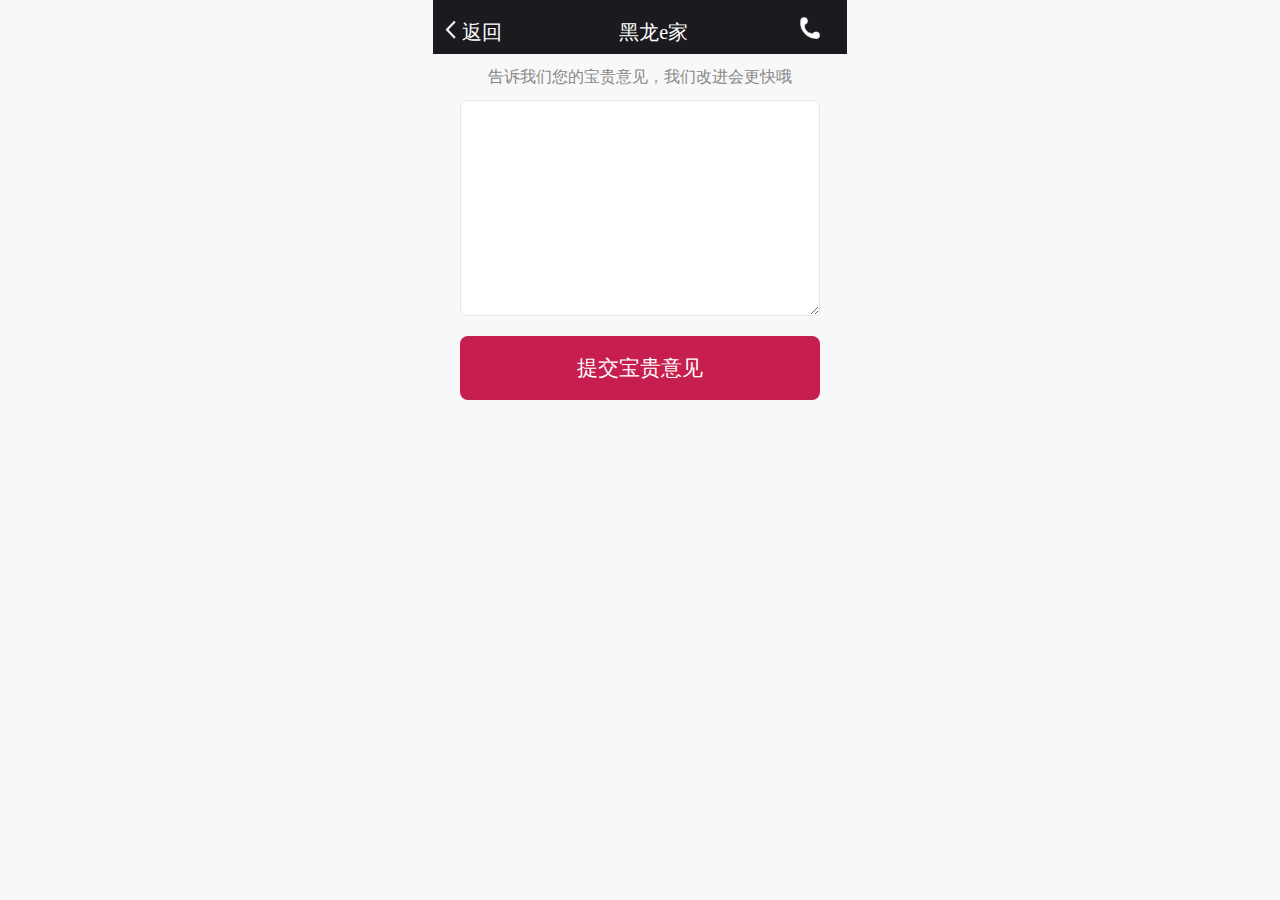
<file: tjyj.html>
<!DOCTYPE html>
<html lang="en">
<head>
	<meta charset="UTF-8">
	<title>黑龙e家首页</title>
	<meta name="viewport" content="width=device-width">
	<link rel="stylesheet" href="css/reset.css">
	<link rel="stylesheet" href="css/default.css">
	<link rel="stylesheet" href="css/index.css">
	 <link rel="stylesheet" href="css/swiper.min.css">
	<script src="js/base.js"></script>
	<script src="js/jquery-1.7.1.js"></script>
	<script src="js/swiper.min.js"></script>
	<script src="js/index.js"></script>
<style>
.yjfk_phone{width:0.3rem;height:100%;line-height:0.84rem;vertical-align: middle;}
.yjfk_phone img{width:0.3rem;}
.fankui{ width:100%;}
.fankui span{ display:block; color:#888;height:0.7rem; text-align:center; line-height:0.7rem; font-size:0.24rem; }
.fankui a{ display:block; background:#C61F4F; color:#fff; height:1rem; line-height:1rem; width:87%; margin:auto; text-align:center; font-size:0.32rem;border-radius:8px; margin-top:20px;}
.fankui textarea{ display:block; width:87%; margin:auto; height:3.34rem; line-height:0.2rem; font-size:12px; padding:2%; border-radius:6px;border-color:#E5E5E5;}
</style>

</head>
<body style="background:#F8F8F8;">
	<!-- header -->
	<header>
		<ul>
			<li><a href=""><span class="lJT">
				<img src="images/2016-06-21_163056.png" alt="">
			</span><span>返回</span></a></li>
			<li><a href="">黑龙e家</a></li>
			<li>
				<div class="yjfk_phone">
					<img src="images/phone2.png" alt="">
				</div>
			</li>
		</ul>
	</header>
<!-- header end-->
<div class="fankui">
    <span>告诉我们您的宝贵意见，我们改进会更快哦</span>
    <textarea></textarea>
    <a href="javascript:;">提交宝贵意见</a>
</div>
</body>
</html>
</file>
<file: css/default.css>
/*input, label, img, th {*/
	/*vertical-align: middle;*/
/*}*/
.fonHei{
	margin-bottom:0.53rem! important;
	height:0.24rem! important;
}
.tlf{
	text-align:left;
}
.lf{
	float:left;
}
.rt{
	float:right;
}
.fb{
	font-weight:bold;
}
.h20{
	height:0.2rem;
}
.bk30{
	height:0.3rem
}
.h28{
	margin-top:0.28rem;
}
.f20{
	font-size:0.20rem;
}
.f24{
	font-size:0.24rem;
}
.f26{
	font-size:0.26rem;
}
.f30{
	font-size:0.3rem;
}
.f32{
	font-size:0.32rem;
}
.f22{
	font-size:0.22rem;
}
.c33{
	color:#333;
}
.c8{
	color:#888;
}
.c6{
	color:#666;
}
.c3{
	color:#d31c4f;
}
.xq_title{
	text-overflow: ellipsis;
}
.m02{
	margin-top:-0.02rem;
}
.m10{
	margin-right:0.1rem;
}
.p20{
	padding-left:0.2rem;
}
.mt2{
	margin-top:0.05rem;
}
.mb42{
	margin-top:0.42rem! important;
}
.p26{
	padding-left:2.64rem;
}
.p169{
	padding-left:1.69rem;
}
.dd_tj{
	margin:1.34rem auto 0.9rem;
}
.border-tb {
	border-top: 1px solid #dfdfdd;
	border-bottom: 1px solid #dfdfdd;
}
.bg-white {
	background: #ffffff;
}
</file>
<file: css/index.css>
/*header*/
header{
    width:6.4rem;
    height:0.84rem;
    margin:0 auto;
    padding-left:0.18rem;
    padding-right:0.18rem;
    background-color: #1B1B1F;
    color:#fff;
    font-size:0.31rem;
}
header ul{
    width:100%;
    height:100%;
    display:table;
}
header ul li{
    display:table-cell;
    height:0.84rem;
    line-height:0.84rem;
}
header ul li a{
    color:#fff;
}
header ul li:first-child .lJT{
    width:0.22rem;
    height:0.32rem;
    line-height:0.32rem;
}
header ul li:first-child .lJT img{
    height:0.37rem;
    line-height:0.37rem;
}
header ul li:nth-child(2){
    padding-left:1.1rem;
}
header ul li:nth-child(3) .cir{
    width:0.54rem;
    overflow:hidden;
    float:right;
}
header ul li:nth-child(3) .cir div{
    float:left;
    width:0.14rem;
    height:0.14rem;
    line-height:0.14rem;
    background:#fff;
    border-radius: 50%;
    margin-right:0.04rem;
}
/*header end*/
/*small banner*/
.small_banner{width:100%;height:0.8rem;background:#C61F4F;padding-left: 0.2rem;padding-right: 0.2rem;}
.small_banner div{float:left;}
.small_banner .small_banner_left{width:1.59rem;height:0.38rem;height:0.38rem;margin-right:0.3rem;padding-top:0.21rem;}
.small_banner .small_banner_left img{width:100%;}
.small_banner .small_banner_mid{width:2.3rem;height:0.23rem;margin-right:0.86rem;padding-top:0.3rem;}
.small_banner .small_banner_mid img{width:100%;}
.small_banner .small_banner_right{padding-top:0.2rem;}
.small_banner .small_banner_right_font{font-size:0.3rem;color:#fff;margin-right:0.12rem;}
.small_banner .small_banner_right_img{width:0.19rem;height:0.1rem;padding-top:0.05rem;}
.small_banner .small_banner_right_img img{width:100%;}
/*small banner end*/
/*section1*/
.section1{box-shadow: 0 4px 5px #C8C8C8;width:100%;height:1.67rem;line-height:1.67rem;background:#fff;}
.section1 ul{width:100%;height:100%;}
.section1 ul li{float: left;width: 25%;text-align: center;}
.section1 ul li a{display: block;padding: 0px 10px;}
.section1 ul li:last-child{margin-right:0;}
.section1 ul li .section1_items_img{
    height: 0.83rem;
    margin-top: 0.15rem;
    margin-bottom: -0.5rem;
    padding: 0px 12px;}
.section1 ul li .section1_items_img a{display:block;width:100%;height:100%;}
.section1 ul li .section1_items_img img{max-width:100%;}
.section1 ul li .section1_items_font{font-size:0.24rem;font-weight:600;color:#000;}
/*section1 end*/
/*section2*/
.section2{width:100%;height:1.79rem;padding-left:0.19rem;padding-right:0.19rem;}
.section2 .section2_left{width:3.38rem;height:1.39rem;float:left;margin-top:-0.3rem;}
.section2 .section2_left a{display:block;width:100%;height:100%;}
.section2 .section2_left img{width:100%;}
.section2 .section2_right{width:3.08rem;height:0.71rem;float:left;margin-left:-0.65rem;margin-top:0.2rem;}
.section2 .section2_right img{width:100%;}
/*section2 end*/
/*section3*/
.section3{width:6.08rem;height:3.08rem;background:#fff;margin-left:0.16rem;margin-right:0.16rem;}
.section3 ul{width:100%;}
.section3 ul li{width:1.49rem;height:1.53rem;line-height:1.53rem;float:left;border-right:1px solid #ECECEC;border-bottom:1px solid #ECECEC;}
.section3 ul li a{display:block;width:100%;height:100%;}
.section3 ul li:nth-child(4){border-right:0;}
.section3 ul li:nth-child(5){border-bottom:0;}
.section3 ul li:nth-child(6){border-bottom:0;}
.section3 ul li:nth-child(7){border-bottom:0;}
.section3 ul li:nth-child(8){border-right:0;border-bottom:0;}
.section3 ul li:first-child .section3_ul_items_img{width:0.42rem;height:0.41rem;margin-left:0.535rem;}
.section3 ul li:nth-child(2) .section3_ul_items_img{width:0.44rem;height:0.41rem;margin-left:0.525rem;}
.section3 ul li:nth-child(3) .section3_ul_items_img{width:0.37rem;height:0.39rem;margin-left:0.56rem;}
.section3 ul li:nth-child(4) .section3_ul_items_img{width:0.5rem;height:0.4rem;margin-left:0.495rem;}
.section3 ul li:nth-child(5) .section3_ul_items_img{width:0.37rem;height:0.37rem;margin-left:0.56rem;}
.section3 ul li:nth-child(6) .section3_ul_items_img{width:0.56rem;height:0.36rem;margin-left:0.465rem;}
.section3 ul li:nth-child(7) .section3_ul_items_img{width:0.4rem;height:0.4rem;margin-left:0.545rem;}
.section3 ul li:nth-child(8) .section3_ul_items_img{width:0.56rem;height:0.9rem;margin-left:0.465rem;margin-bottom: -0.27rem;}
.section3 ul li a img{width:100%;}
.section3 ul li a span.section3_ul_items_font{font-size:0.24rem;font-weight:600;color:#000;}
.section3 ul li:nth-child(1) span.section3_ul_items_font,.section3 ul li:nth-child(2) span.section3_ul_items_font,.section3 ul li:nth-child(3) span.section3_ul_items_font,.section3 ul li:nth-child(4) span.section3_ul_items_font{margin-left:0.3rem;}
.section3 ul li:nth-child(5) span.section3_ul_items_font,.section3 ul li:nth-child(6) span.section3_ul_items_font,.section3 ul li:nth-child(7) span.section3_ul_items_font,.section3 ul li:nth-child(8) span.section3_ul_items_font{margin-left:0.42rem;}
.section3 ul li:nth-child(8) .section3_ul_items_img{margin-top:-0.22rem;}
.section3 ul li:nth-child(8) span.section3_ul_items_font{margin-top:-0.42rem;margin-left:0.51rem;}
/*section3 end*/
/*section4*/
.swiper-pagination-bullet-active{background: #97C8F0! important;}
/*section4 end*/
/*section5*/
.section5{width:100%;padding-left:0.16rem;padding-right:0.16rem;margin-bottom:1.27rem;}
.section5 .section5-ban{width:6.07rem;height:2.48rem;margin-top:0.13rem;margin-bottom:0.13rem;}
.section5 .section5-ban:first-child{margin-top:0;}
.section5 .section5-ban a{display:block;}
.section5 .section5-ban a img{width:100%;height:100%;}
/*section5 end*/
/*footer*/
footer{
    position:fixed;
    bottom:0;
    height:1.12rem;
    line-height:1.12rem;
    margin:0 auto;
    padding-top:0.13rem;
    background:#fff;
    border-top:1px solid #E7E7E7;
    padding-left:0.5rem;padding-right:0.5rem;
    z-index: 9999;
}
footer ul{
    width:100%;
}
footer ul li{
    margin-right:1.085rem;
    display:inline-block;
    text-align:center;
}
footer ul li:last-child{margin-right:0;}
footer ul li a{display:block;}
footer ul li a img{
    height:0.4rem;
    line-height:0.4rem;
    display:block;
    margin-bottom:0.15rem;
}
footer ul li:nth-child(1) a img{
    width:0.5rem;height:0.47rem;
}
footer ul li:nth-child(2) a img{
    width:0.52rem;height:0.39rem;
}
footer ul li:nth-child(3) a img{
    width:0.42rem;height:0.47rem;
}
footer ul li:nth-child(4) a img{
    width:0.42rem;height:0.47rem;
}
footer ul li a{
    position:relative;
}
footer ul li a .ig1,footer ul li a .ig2{
    position:absolute;
    margin-top:-0.2rem;
}
footer ul li a div{
    color:#8A8B8B;
    font-size:0.24rem;
    font-weight:bold;
    text-align:center;
    margin-top:0.2rem;
}
.ig1{
    opacity:0;
}
.dd .d3{
    color:#d31c4f;
}
.dd .ig1{
    display:block;
    opacity:1;
}
.dd .ig2{
    display:none;
}
/*footer end
</file>
<file: css/hlzws.css>
/*hlzws_header*/
.hlzws_header{width:6.4rem;height:0.84rem;margin:0 auto;padding-left:0.18rem;padding-right:0.18rem;background-color: #1B1B1F;color:#fff;font-size:0.28rem;}
.hlzws_header .hlzws_header_left,.hlzws_header .hlzws_header_mid,.hlzws_header .hlzws_header_right{float:left;}
.hlzws_header .hlzws_header_left{padding-top:0.2rem;margin-right:0.36rem;}
.hlzws_fh{margin-right:0.18rem;}
.hlzws_header .hlzws_header_left .hlzws_header_left_img{width:0.27rem;height:0.44rem;float:left;margin-right:0.11rem;}
.hlzws_header .hlzws_header_left .hlzws_header_left_img img{width:100%;}
.hlzws_header .hlzws_header_mid{padding-top:0.18rem;font-size:0.32rem;margin-right:1.59rem;}
.hlzws_header_left_font{padding-top:0.02rem;float:left;}
.hlzws_header_right{padding-top:0.35rem;}
.hlzws_header .cir div{float:left;width:0.14rem;height:0.14rem;line-height:0.14rem;background:#fff;border-radius: 50%;margin-right:0.04rem;}
/*hlzws_header end*/
/*hlzws_section1*/
.hlzws_section1{width:100%;height:0.87rem;background:#fff;padding-left:0.27rem;}
.hlzws_section1 .hlzws_section1_left,.hlzws_section1 .hlzws_section1_right{float:left;}
.hlzws_section1 .hlzws_section1_left{width:0.22rem;height:0.41rem;padding-top:0.23rem;margin-right:0.34rem;}
.hlzws_section1 .hlzws_section1_left a{display:block;}
.hlzws_section1 .hlzws_section1_left a img{width:0.22rem;height:0.41rem;}
.hlzws_section1_right{padding-top:0.125rem;position:relative;}
.hlzws_section1_right .serch_input {width: 5.23rem;height: 0.62rem;background:#EFEFEF;line-height: 0.62rem;text-indent: 0.38rem;font-size: 0.22rem;border-radius: 1rem 1rem;border: none;}
.hlzws_section1_right_img{position:absolute;top:0.25rem;right:0.27rem;width:0.32rem;height:0.32rem;}
.hlzws_section1_right_img a{display:block;}
.hlzws_section1_right_img a img{width:0.32rem;height:0.32rem;}
/*hlzws_section1 end*/
/*hlzws_section2*/
.hlzws_section2{z-index:999;background:#fff;width:100%;height:0.78rem;padding-top:0.17rem;padding-bottom:0.17rem;border-top:1px solid #E5E5E5;border-bottom:1px solid #E5E5E5;}
.hlzws_section2 ul{width:100%;}
.hlzws_section2 ul li.hlzws_section2_li{font-size:0.3rem;color:#666;width:25%;float:left;border-right:1px solid #E5E5E5;text-align:center;}
.hlzws_section2 ul li.hlzws_section2_li:nth-child(4){border-right:0;}
.hlzws_section2 ul li.hlzws_section2_li:nth-child(1),.hlzws_section2 ul li.hlzws_section2_li:nth-child(2),.hlzws_section2 ul li.hlzws_section2_li:nth-child(3),.hlzws_section2 ul li.hlzws_section2_li:nth-child(4){padding-left:0.46rem;}
.hlzws_section2 ul li.hlzws_section2_li .hlzws_section2_li_font{float:left;}
.hlzws_section2_li_img{width:0.14rem;height:100%;float:left;margin-left:0.1rem;margin-top: -0.1rem;}
.hlzws_section2_li_simg{margin-bottom:0.05rem;}
.hlzws_section2_li_simg,.hlzws_section2_li_ximg{width:0.14rem;height:0.06rem;}
.hlzws_section2_li_simg a,.hlzws_section2_li_ximg a{display:block;}
.hlzws_section2_li_simg img,.hlzws_section2_li_ximg img{width:0.14rem;}
.hlzws_section2_li_fl{float:left;width:0.14rem;margin-left:0.1rem;margin-top: -0.07rem;}
.hlzws_section2_li_fl img{width:0.14rem;}
.d2 .se2{color:#d31c4f;}
.hlzws_section2 ul li.hlzws_section2_li:nth-child(4){position:relative;}
.hlzws_section2 ul li.hlzws_section2_li:nth-child(4) ul{ list-style:none; background:#fff; width:1.55rem;  overflow-y:auto; position:absolute; top:0.6rem; right:0; z-index:9999; max-height:0; transition:max-height 0.3s ease-out;}
.hlzws_section2 ul li.hlzws_section2_li:nth-child(4) ul li{text-align:center;color:#666;line-height:0.6rem; padding:0 0.15rem; font-size:0.22rem;}
.hlzws_section2 ul li.hlzws_section2_li:nth-child(4) .select ul li.selected{color:#C61F4F;}
.hlzws_section2 ul li.hlzws_section2_li:nth-child(4).open ul{ max-height:3.2rem; -webkit-animation:slide-down 0.5s ease-in;animation:slide-down 0.5s ease-in; transition: max-height 0.2s ease-out; transform-origin:50% 0;}
.hlzws_section2 ul li.hlzws_section2_li:nth-child(4).open:after{-webkit-transform:rotate(-225deg); -moz-transform:rotate(-225deg); -ms-transform:rotate(-225deg); -o-transform:rotate(-225deg);  transform:rotate(-225deg); top:18px;}
/*hlzws_section2 end*/
/*hlzws_section3_kongbai*/
.hlzws_section3_kongbai{width:100%;height:0.25rem;background:#F5F5F5;}
/*hlzws_section3_kongbai end*/
/*hlzws_section3*/
.hlzws_section3{width:6.04rem;margin:0 auto;height:4.8rem;background:#fff;}
.hlzws_section3 .hlzws_section3_item{border-right:3px solid #E5E5E5;border-bottom:3px solid #E5E5E5;width:2.94rem;height:4.57rem;float:left;margin-right:0.08rem;}
.hlzws_section3 .hlzws_section3_item .hlzws_section3_item_img{width:2.94rem;}
.hlzws_section3 .hlzws_section3_item .hlzws_section3_item_img a{display:block;}
.hlzws_section3 .hlzws_section3_item .hlzws_section3_item_img a img{width:2.9rem;}
.hlzws_section3 .hlzws_section3_item .hlzws_section3_item_font1{font-size:0.3rem;}
.hlzws_section3 .hlzws_section3_item .hlzws_section3_item_font2{font-size:0.24rem;color:#888;margin-top:0.09rem;}
.hlzws_section3 .hlzws_section3_item .hlzws_section3_item_font3{font-size:0.24rem;color:#c61f4d;margin-top:0.32rem;}
/*hlzws_section3 end*/
/*hlzws_xq_section1*/
.hlzws_xq_section1{border-bottom:1px solid #E5E5E5;width:100%;height:0.86rem;background:#fff;padding-left: 0.46rem;padding-right: 0.46rem;}
.hlzws_xq_section1 .hlzws_xq_section1_item{float:left;width:1.5rem;height:0.86rem;line-height:0.86rem;text-align: center;}
.hlzws_xq_section1 .hlzws_xq_section1_item:nth-child(1),.hlzws_xq_section1 .hlzws_xq_section1_item:nth-child(2){margin-right:0.49rem;}
.hlzws_xq_section1 .hlzws_xq_section1_item:nth-child(1){border-bottom:3px solid #c61f4d;}
.hlzws_xq_section1 .hlzws_xq_section1_item:nth-child(1) a{color:#c61f4d;}
.hlzws_xq_section1 .hlzws_xq_section1_item a{font-size:0.3rem;color:#666;}
/*hlzws_xq_section1 end*/
/*hlzws_xq_section3*/
.hlzws_xq_section3{width:100%;height:1.99rem;}
.hlzws_xq_section3 .hlzws_xq_section3_item1{width:100%;height:0.77rem;padding:0.26rem 0.18rem;}
.hlzws_xq_section3 .hlzws_xq_section3_item1 .hlzws_xq_section3_item1_left,.hlzws_xq_section3 .hlzws_xq_section3_item1 .hlzws_xq_section3_item1_right{float:left;}
.hlzws_xq_section3 .hlzws_xq_section3_item1 .hlzws_xq_section3_item1_left{margin-right:0.34rem;width:5.07rem;border-right:1px solid #E5E5E5;}
.hlzws_xq_section3_item1_left a{font-size:0.3rem;color:#000;}
.hlzws_xq_section3 .hlzws_xq_section3_item1 .hlzws_xq_section3_item1_right{width:0.49rem;} 
.hlzws_xq_section3 .hlzws_xq_section3_item1 .hlzws_xq_section3_item1_right .hlzws_xq_section3_item1_right_img{width:0.39rem;height:0.36rem;margin-bottom:0.13rem;} 
.hlzws_xq_section3 .hlzws_xq_section3_item1 .hlzws_xq_section3_item1_right a{display:block;} 
.hlzws_xq_section3 .hlzws_xq_section3_item1 .hlzws_xq_section3_item1_right a img{width:0.39rem;} 
.hlzws_xq_section3 .hlzws_xq_section3_item1 .hlzws_xq_section3_item1_right .hlzws_xq_section3_item1_right_font{width:0.49rem;font-size:0.24rem;color:#888;}
.hlzws_xq_section3_item2{margin-top:0.22rem;float:left;width:100%;height:0.34rem;color:#c61f4d;padding-left:0.18rem;padding-right:0.18rem;} 
.hlzws_xq_section3_item2 .hlzws_xq_section3_item2_font1{font-size:0.3rem;float:left;} 
.hlzws_xq_section3_item2 .hlzws_xq_section3_item2_font2{font-size:0.36rem;float:left;} 
.hlzws_xq_section3_item3{width: 100%;height:0.22rem;padding-left: 0.19rem;padding-right: 0.19rem;margin-top:1.05rem;}
.hlzws_xq_section3_item3 .hlzws_xq_section3_item3_font1,.hlzws_xq_section3_item3 .hlzws_xq_section3_item3_font2{font-size:0.22rem;color:#999;}
.hlzws_xq_section3_item3 .hlzws_xq_section3_item3_font1{float:left;}
.hlzws_xq_section3_item3 .hlzws_xq_section3_item3_font2{float:right;}
/*hlzws_xq_section3 end*/
/*hlzws_xq_section4*/
.hlzws_xq_section4{width:100%;margin-top:0.33rem;}
.hlzws_xq_section4 .hlzws_xq_section4_item{background:#fff;padding:0.19rem 0.18rem;position:relative;width:100%;height:0.68rem;border-top:1px solid #DCDCDC;}
.hlzws_xq_section4 .hlzws_xq_section4_item .hlzws_xq_section4_item_left{float:left;font-size:0.24rem;color:#666;}
.hlzws_xq_section4 .hlzws_xq_section4_item .hlzws_xq_section4_item_right{width:0.13rem;height:0.25rem;position:absolute;top:0.19rem;right:0.18rem;}
.hlzws_xq_section4 .hlzws_xq_section4_item .hlzws_xq_section4_item_right a{display:block;}
.hlzws_xq_section4 .hlzws_xq_section4_item .hlzws_xq_section4_item_right a img{width:0.13rem;height:0.25rem;}
.hlzws_xq_section4_item_mid,.hlzws_xq_section4_item_right_fon{float:left;font-size:0.24rem;}
.hlzws_xq_section4_item_mid{color:#c61f4d;}
.hlzws_xq_section4_item_right_fon{color:#666;}
.hlzws_xq_section4 .hlzws_xq_section4_item:nth-child(2),.hlzws_xq_section4 .hlzws_xq_section4_item:nth-child(3){border-bottom:1px solid #DCDCDC;}
.hlzws_xq_section4 .hlzws_xq_section4_item:nth-child(2){margin-bottom: 0.15rem;}
.hlzws_xq_section4_item23{width:100%;height:0.15rem;background:#F5F5F5;padding-left:0! important;padding-right:0! important;}
/*hlzws_xq_section4 end*/
/*hlzws_xq_section5*/
.hlzws_xq_section5{width:100%;height:0.9rem;background:#c61f4d;margin-bottom:1.1rem;margin-top:1.6rem;}
.hlzws_xq_section5 input{width:100%;height:0.9rem;background:#c61f4d;font-size:0.34rem;color:#fff;border:0;}
/*hlzws_xq_section5 end*/
/*hlzws_spxq_section1*/
.hlzws_spxq_section1{width:100%;height:6.39rem;}
.hlzws_spxq_section1 a{display:block;}
.hlzws_spxq_section1 a img{width:100%;height:6.39rem;}
/*hlzws_spxq_section1*/
/*hlzws_spcs_section1*/
.hlzws_spcs_section1{width:100%;margin-top:0.2rem;background:#fff;}
.hlzws_spcs_section1 .hlzws_spcs_section1_item{width:100%;height:0.75rem;border-top:1px solid #E5E5E5;padding:0.2rem 0.22rem;font-size:0.24rem;}
.hlzws_spcs_section1 .hlzws_spcs_section1_item .hlzws_spcs_section1_item_left{float:left;width:2rem;margin-right:0.15rem;}
.hlzws_spcs_section1 .hlzws_spcs_section1_item .hlzws_spcs_section1_item_right{float:left;}
.hlzws_spcs_section1 .hlzws_spcs_section1_item:last-child{border-bottom:1px solid #E5E5E5;}
/*hlzws_spcs_section1 end*/
/*提交订单*/
.tjdingdan_content{
    width:6.4rem;
    height:auto;
    overflow:hidden;
    position:relative;
}
.dindan_dz{
    width:6.4rem;
    height:auto;
    overflow:hidden;
    padding-left:0.2rem;
    padding-right:0.2rem;
    padding-top:0.21rem;
}
.dingdan_shr{margin-left:0.16rem;margin-right:1.6rem;}
.shdh{margin-bottom:0.25rem;}
.dingdan_shdz{margin-bottom:0.15rem;}
.dz_img img{width:6.4rem;}
.dingdan_jt{position:absolute;right:0.2rem;bottom:0.67rem;}
.dingdan_jt img{width:0.17rem;}
.tjdd_list_item{
    position:relative;
    width:6.4rem;
    height:auto;
    overflow:hidden;
    padding-top:0.26rem;
    padding-left:0.2rem;
    padding-right:0.2rem;
}
.tjdd_list_des{margin-bottom:0.29rem;height:1.06rem;}
.tjdd_list_des .tjdd_list_des_left{width:1.06rem;height:1.06rem;margin-right:0.3rem;float:left;}
.tjdd_list_des .tjdd_list_des_left a{width:1.06rem;height:1.06rem;}
.tjdd_list_des .tjdd_list_des_left a img{width:1.06rem;height:1.06rem;}
.tjdd_list_des a{color:#000;font-size:0.26rem;font-weight:bold;}
.tjdd_list_des .tjdd_list_des_right{float:left;width:4.4rem;height:1.06rem;}
.tjdd_item_je{position:absolute;right:0.2rem;bottom:0.25rem;}
.m0{margin-top:0! important;}
.tjdd_card{
    width:6.4rem;
    height:1.62rem;
    background:#EFEFF4;margin-top:0.22rem;}
.tjdd_cardItem{width:6.4rem;padding-left:0.2rem;padding-right:0.2rem;box-sizing: border-box;position:relative;}
.tjdd_weixin_img{
    position:absolute;
    left:0.2rem;
    top:0.22rem;
    width:0.36rem;
    height:0.36rem;
}
.tjdd_weixin_img img{position:absolute; width:0.36rem;}
.check_ig1{display:none;}
.mydd .check_ig1{display:block;opacity:1;}
.mydd .check_ig2{display:none;}
.tjdd_weixin_font{
    color:#999;
    margin-left:0.65rem;
    margin-top:0.25rem;
}
.tjdd_card .gz_line:last-child{display:none;}
.tjdd_cardje{position:fixed;bottom:1rem;}
.dd_tjdd{width:6.4rem;height:0.9rem;}
.tjdd_jehj{
    width:4.73rem;
    height:0.9rem;
    line-height:0.9rem;
    background:#666;
    color:#fff;
    padding-right:0.2rem;
}
.dd_hj{
    font-size:0.24rem;
}
.dd_je{
    font-size:0.36rem;
}
.tjdd{
    width:1.67rem;
    height:0.9rem;
    line-height:0.9rem;
    text-align: center;
    background:#D31C51;

}
.tjdd a{
    color:#fff;
    font-size:0.3rem;
}
.mydingdan_tj{
    position:fixed;
    bottom:0.1rem;
}
.dd_mid{
    width:0.86rem;
    height:0.45rem;
    line-height:0.45rem;
    border:0.01rem solid #BBBBBB;
    color:#d31c4f;
    font-size:0.24rem;
    text-align:center;
}
.dd_jian,.dd_mid{
    margin-right:0.07rem;
}
.dd_jian img,.dd_jia img{
    /*width:0.45rem;*/
    height:0.47rem;
}
/*提交订单 end*/
/*收货地址*/
.address-item{
    width:6.3rem;
    height:auto;
    overflow:hidden;
    padding-left:0.2rem;
    padding-right:0.2rem;
    font-size:0.24rem;
}
.address-item li{
    border-bottom: 1px solid #eee;
    box-sizing: border-box;
    color: #000;
    padding:0.2rem 0.1rem;
    font-weight: lighter;
    position: relative;
    cursor: pointer;
}
.shrdz_content{
    width:6.4rem;
    height:auto;
    overflow:hidden;
    /*padding-left:0.2rem;
    padding-right:0.2rem;*/
}
.shrdz_limg{
    /*width:0.3rem;*/
    /*height:0.3rem;*/
    left: 0;
    position: absolute;
    height: 100%;
    top: 40%;
    width:0.4rem;
    margin-right:0.2rem;
    vertical-align:middle;
    float:left;
}
.shrdz_limg img{
    width:0.3rem;
    vertical-align:middle;
}
.name_number{
    margin-bottom:0.15rem;
}
.shrdz_middle{
    padding-left:0.45rem;
    padding-right:0.55rem;
}
.shrdz_shrdh{
   float:right;
    margin-right:0.2rem;
}
.shrdz_address{
    word-break: break-all;
}
.shrdz_right{
    position: absolute;
    height: 100%;
    top: 40%;
    width: 0.3rem;
    right: 0.36rem;
}
.shrdz_right a{
    display:block;
}
.shdz_rjt{
    position:absolute;
    right:0.05rem;
}
.shrdz_right img{
    width:0.17rem;
    position:absolute;
}
.shdz_delete{
    width:0.3rem! important;
}
.row-input {
    position: relative;
    margin-left: 0.14rem;
    height:0.84rem;
    line-height:0.84rem;
    border-bottom: 0.01rem solid #dfdfdd;
    font-size: 0.17rem;
    color: #b0b0b0;
    /*padding: 0.16rem 0 0.24rem;*/
}
.row-input label {
    display: inline-block;
    width: 0.8rem;
}
.row-input label {
    font-size: 0.14rem;
    font-weight: bold;
    color: #333333;
    /*margin-top: 0.09rem;*/
    margin-left: 0.15rem;
    display: inline-block;
}
.shrdz_xxdz_input{
    display:inline-block;
    /*padding-top:0.05rem;*/
}
.shrdz_xxdz_text, .shrdz_xxdz_password, .shrdz_xxdz_tel{
    outline: 0;
    border: 0;
    /*padding: 0.16rem 0 0.24rem;*/
    height: 0.22rem;
    line-height: 0.22rem;
}
select{
    border: none;
    outline: none;
    resize: none;
}
select {
    outline: none;
    border: none;
    height: 0.22rem;
    line-height: 0.22rem;
    display: inline-block;
    background: url("../images/select_down.png") no-repeat 95% center;
    background-color: #fff;
    background-size: 0.15rem auto;
    -webkit-appearance: none;
    -moz-appearance: none;
}
option {
    font-weight: normal;
    display: block;
    white-space: pre;
    min-height: 1.2em;
    padding: 0px 0.02rem 0.01rem;
}
/*收货地址 end*/
/*修改密码*/
.xgmm_content{
    width:6.4rem;
    height:auto;
    overflow:hidden;
}
.xgmm_Item{
    width:100%;
    height: 1rem;
    line-height:1rem;
    border-bottom: 1px solid #DEDEDE;
    padding-left: 0.44rem;
    padding-right: 0.2rem;
    font-size: 0.28rem;
    position: relative;
}
.xgmm_content .xgmm_Item:nth-child(2) .dqmm{
    margin-right:0.4rem;
}
.dqmm{
    font-weight:bold;
    font-size:0.26rem;
    height: 1rem;
    line-height:1rem;
    float:left;
    margin-right:0.3rem;
}
.xgmm_inputBox{
    float:left;
    width:76%;
     height: 0.7rem;
     line-height:0.7rem;
    margin-top:0.15rem;
    font-size:0.2rem;
 }
.xgmm_input{
    width:100%;
    height: 0.7rem;
    line-height:0.7rem;
    border:none;
}
.xgmm_qr{
    width:95%;
    height:0.9rem;
    margin:0 auto;
    line-height:0.9rem;
    text-align:center;
    background:#D31C4F;
    color:#fff;
    font-size:0.3rem;
    border-radius: 0.1rem;
    margin-top:0.3rem;
}
/*修改密码 end*/
/*slide*/

.slide_item{width:100%;position:fixed;bottom: 0;
    height: 50%;
    left: 0;background:#fff;padding:0.19rem;z-index: 10002;
 -webkit-transform: translateY(100%); -ms-transform: translateY(100%); transform: translateY(100%); 
 -webkit-transition: -webkit-transform 300ms; transition: transform 300ms ; }
 .slide_item_active { transform: translateY(0px);-webkit-transform: translateY(0); 
    -ms-transform: translateY(0); transform: translateY(0);}
.slide_item1_active { transform: translateY(0px)! important;-webkit-transform: translateY(0)! important; 
    -ms-transform: translateY(0)! important; transform: translateY(0)! important;}
.slide_item_p{font-size:0.26rem;}
.slide_item_btn{position:absolute;bottom:0.15rem;right:2%;border-radius:5px;width:96%;height:0.9rem;line-height:0.9rem;text-align:center;background:#C61F4D;color:#fff;font-size:0.3rem;}
.slide_item:nth-child(2){height:20%;}
.slide_item1{width:100%;position:fixed;bottom: 0;
    height: 18%;
    left: 0;background:#fff;z-index: 10002;
 -webkit-transform: translateY(100%); -ms-transform: translateY(100%); transform: translateY(100%); 
 -webkit-transition: -webkit-transform 300ms; transition: transform 300ms ;}
.slide_item1 .slide_item_top{width:100%;height:0.7rem;line-height:0.7rem;padding-left:0.19rem;font-size:0.24rem;border-bottom:1px solid #ccc;}
.slide_item1 .slide_item_mid{width:100%;height:0.7rem;line-height:0.7rem;padding-left:0.19rem;font-size:0.24rem;}
.slide_item1 .slide_item_btn1{width:100%;height:0.7rem;line-height:0.7rem;text-align:center;background:#C61F4D;color:#fff;font-size:0.3rem;}
.slide_item_mid1,.slide_item_mid2{color:#C61F4D;}
/*slide end*/
</file>
<file: css/fenxiang.css>
.am-share { z-index:99999;font-size:0.14rem; border-radius: 0; bottom: -0.01rem;left: 0; position: fixed; text-align: center; -webkit-transform: translateY(100%); -ms-transform: translateY(100%); transform: translateY(100%); -webkit-transition: -webkit-transform 300ms; transition: transform 300ms ; width: 100%;}
.am-modal-active { transform: translateY(0px);  -webkit-transform: translateY(0); -ms-transform: translateY(0); transform: translateY(0) }
.am-modal-out { z-index: 1109; -webkit-transform: translateY(100%); -ms-transform: translateY(100%); transform: translateY(100%) }
.am-share-title {
    background-color: #F5F5F5;
    /*border-bottom: 0.01rem solid #fff;*/
    border-top-left-radius: 0.02rem;
    font-size:0.3rem;
    color:#000;
    border-top-right-radius:0.02rem;
    font-weight: 400;
    /*margin: 0 0.1rem;*/
    padding-top: 0.37rem;
    padding-bottom: 0.37rem;
    text-align: center;
}
.am-share-title::after {
    /*border-bottom:0.01rem solid #dfdfdf;*/
    content: "";
    display: block;
    height: 0;
    /*margin-top: 0.1rem;*/
    width: 100%; }

.am-share-footer {
    /*margin:0.1rem;*/
    background-color: #fff;
    padding-top:0.31rem;
    padding-bottom:0.31rem;
}
.am-share-footer .share_btn {
    color: #555;  display: block; width: 100%; background-color: #fff;
    border: none; border-radius: 0; cursor: pointer;  font-size: 0.3rem; font-weight: 400; line-height: 1.2; padding: 0.625em 0; text-align: center; transition: background-color 300ms ease-out 0s, border-color 300ms ease-out 0s; vertical-align: middle; white-space: nowrap;font-family:"微软雅黑";  }

.am-share-sns {
    background-color: #F5F5F5;
    border-radius: 0 0 0.02rem 0.02rem;
    /*margin: 0 0.1rem; */
    padding-top:0.15rem;
    padding-bottom:0.45rem;
    color:#666;
    font-size:0.22rem;
    height:auto;
    zoom:1;
    overflow:auto;
}

.am-share-sns li { margin-bottom:0.15rem; display: block; float: left; height: auto;  width: 20%; }
.am-share-sns li img{
    width:0.95rem;
    margin-bottom:0.15rem;
}
.am-share-sns a { color: #555; display: block; text-decoration:none; }
.am-share-sns span { display: block; }
.sharebg { background-color: rgba(0, 0, 0, 0.6); bottom: 0; height: 100%; left: 0; opacity: 0; position: fixed; right: 0; top: 0; width: 100%; z-index: 1100; display:none; }
.sharebg-active { opacity: 0.5; display:block; }
</file>
